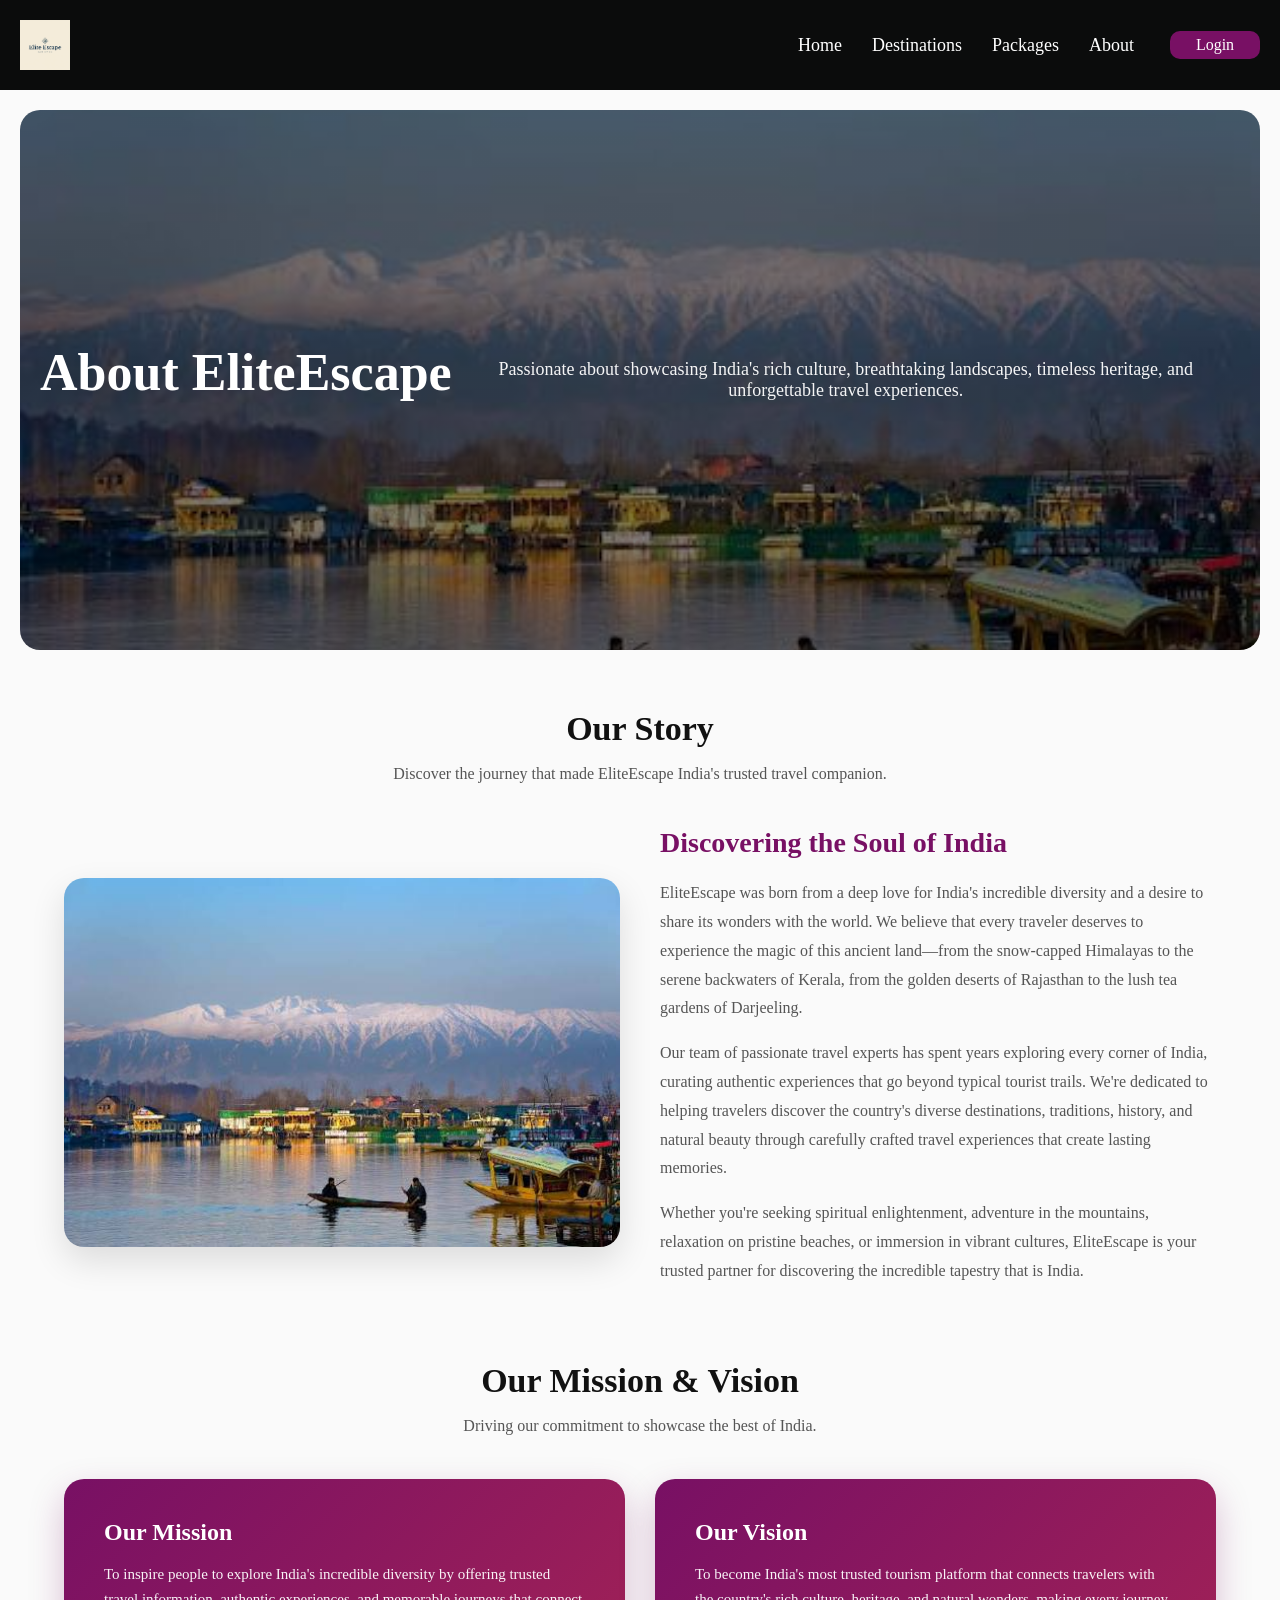
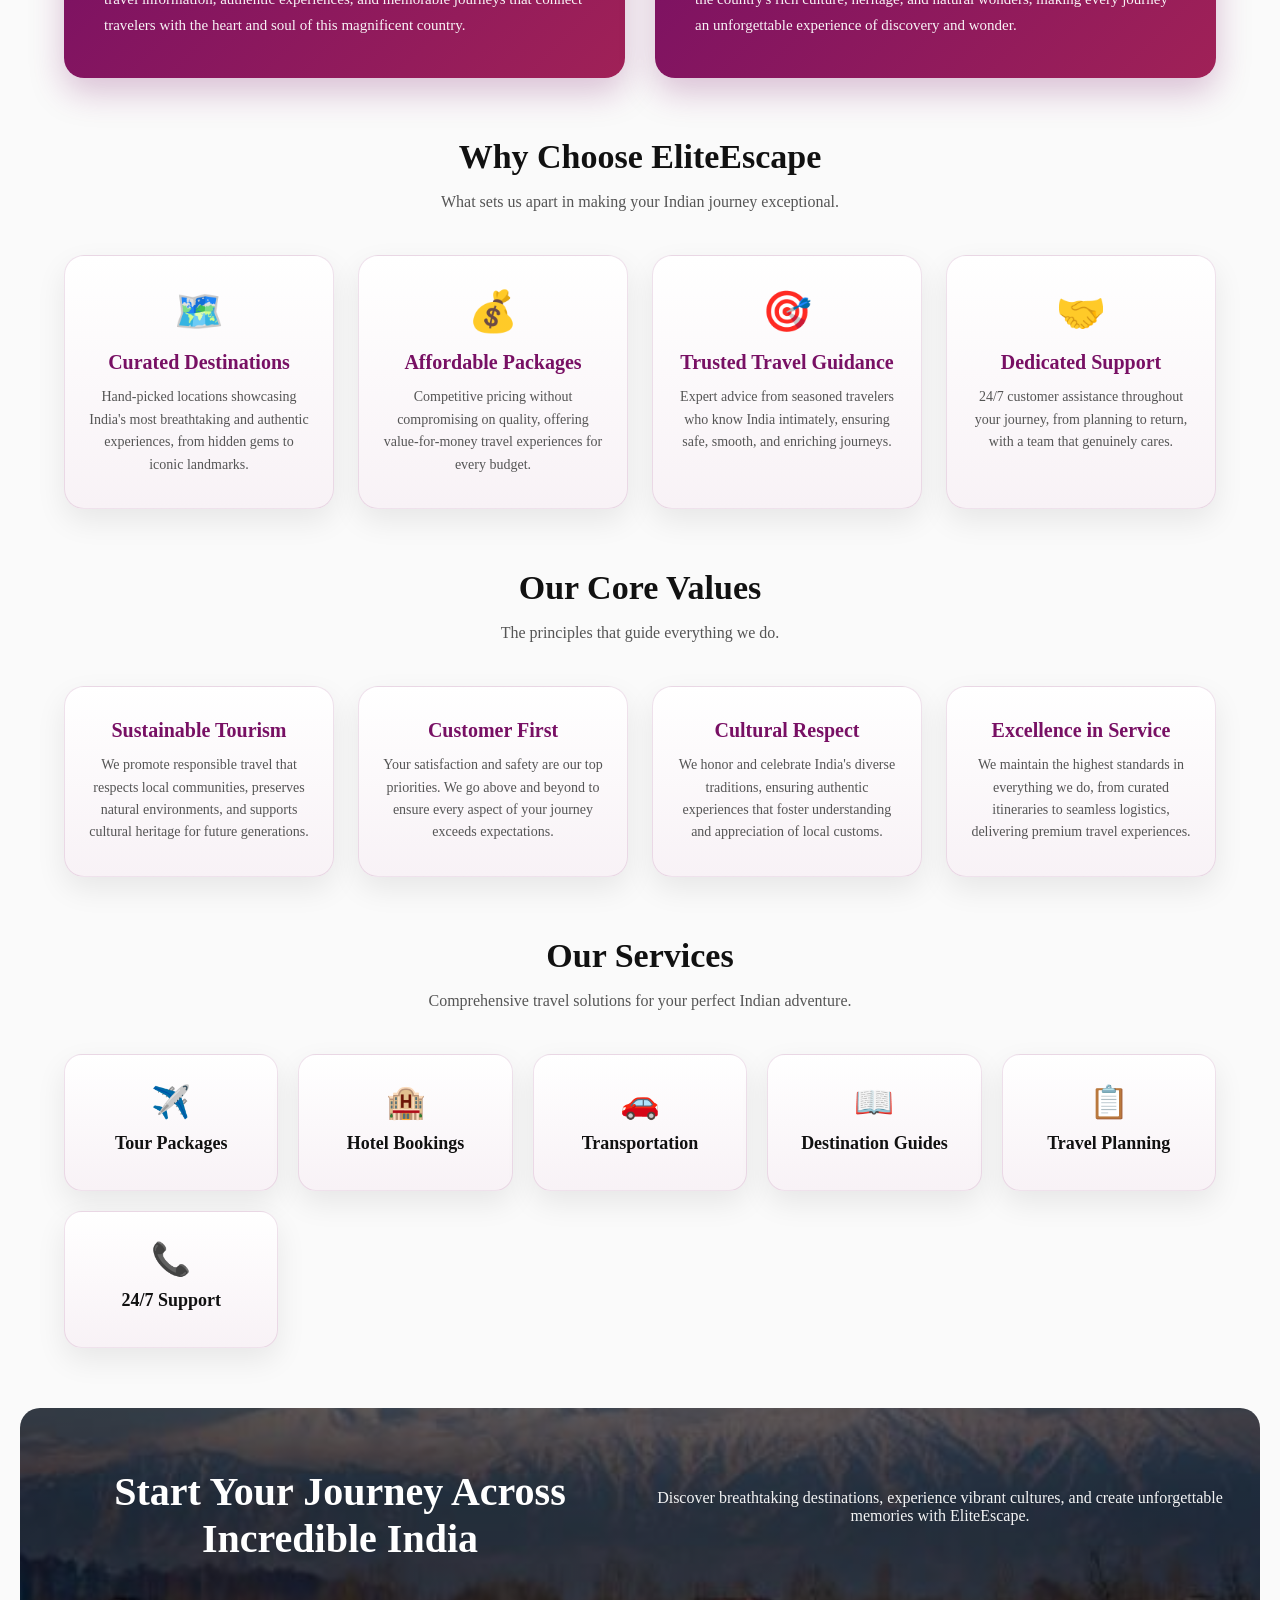
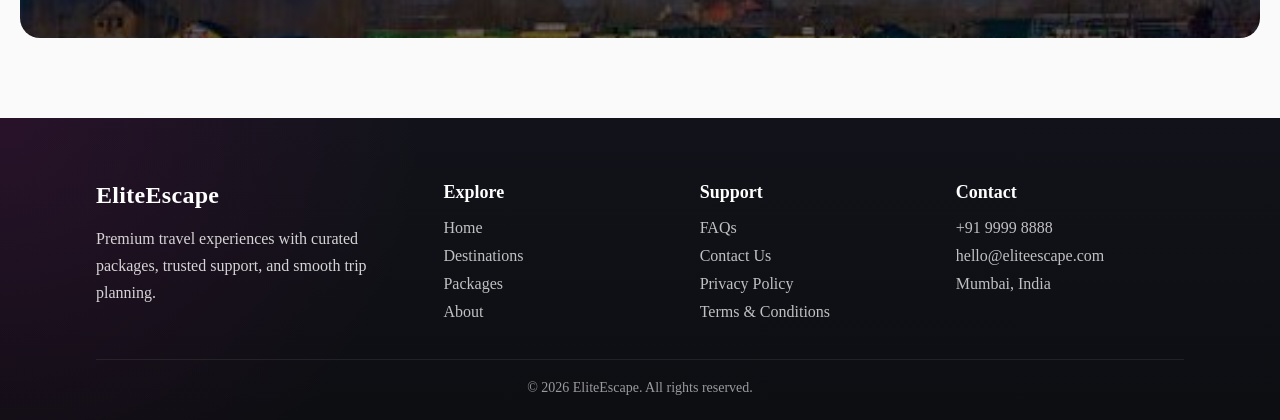
<file: about.html>
<!DOCTYPE html>
<html lang="en">
<head>
    <meta charset="UTF-8">
    <meta name="viewport" content="width=device-width, initial-scale=1.0">
    <title>About Us</title>

    <link rel="icon" type="image/x-icon" href="images/favicon_io/favicon.ico?v=20260623">
    <link rel="icon" type="image/png" sizes="32x32" href="images/favicon_io/favicon-32x32.png?v=20260623">
    <link rel="icon" type="image/png" sizes="16x16" href="images/favicon_io/favicon-16x16.png?v=20260623">
    <link rel="apple-touch-icon" sizes="180x180" href="images/favicon_io/apple-touch-icon.png?v=20260623">


    <link rel="stylesheet" href="./css/about.css">
    <link rel="stylesheet" href="./css/nav.css">
    <link rel="stylesheet" href="./css/footer.css">
    <link rel="stylesheet" href="https://cdnjs.cloudflare.com/ajax/libs/font-awesome/6.7.2/css/all.min.css">
</head>
<body>
    <header>
        <nav>
            <div class="logo">
                <img src="images/logo.png" alt="EliteEscape">
            </div>
            <ul class="nav-links" id="primary-navigation">
                <li><a href="index.html">Home</a></li>
                <li><a href="destinations.html">Destinations</a></li>
                <li><a href="packages.html">Packages</a></li>
                <li><a href="about.html">About</a></li>
            </ul>
            <button class="nav-toggle" type="button" aria-label="Toggle navigation" aria-expanded="false" aria-controls="primary-navigation">
                <span></span>
                <span></span>
                <span></span>
            </button>
            <div class="btns">
                <a class="btn" href="login.html">Login</a>
            </div>
        </nav>
    </header>

    <div class="hero-section">
        <h1>About EliteEscape</h1>
        <p>Passionate about showcasing India's rich culture, breathtaking landscapes, timeless heritage, and unforgettable travel experiences.</p>
    </div>

    <section class="section">
        <div class="section-title">
            <h2>Our Story</h2>
            <p>Discover the journey that made EliteEscape India's trusted travel companion.</p>
        </div>
        <div class="story-section">
            <div class="story-image">
                <img src="images/jk.jpeg" alt="Beautiful Indian landscape">
            </div>
            <div class="story-content">
                <h3>Discovering the Soul of India</h3>
                <p>EliteEscape was born from a deep love for India's incredible diversity and a desire to share its wonders with the world. We believe that every traveler deserves to experience the magic of this ancient land—from the snow-capped Himalayas to the serene backwaters of Kerala, from the golden deserts of Rajasthan to the lush tea gardens of Darjeeling.</p>
                <p>Our team of passionate travel experts has spent years exploring every corner of India, curating authentic experiences that go beyond typical tourist trails. We're dedicated to helping travelers discover the country's diverse destinations, traditions, history, and natural beauty through carefully crafted travel experiences that create lasting memories.</p>
                <p>Whether you're seeking spiritual enlightenment, adventure in the mountains, relaxation on pristine beaches, or immersion in vibrant cultures, EliteEscape is your trusted partner for discovering the incredible tapestry that is India.</p>
            </div>
        </div>
    </section>

    <section class="section">
        <div class="section-title">
            <h2>Our Mission & Vision</h2>
            <p>Driving our commitment to showcase the best of India.</p>
        </div>
        <div class="mission-vision">
            <div class="mv-card">
                <h3>Our Mission</h3>
                <p>To inspire people to explore India's incredible diversity by offering trusted travel information, authentic experiences, and memorable journeys that connect travelers with the heart and soul of this magnificent country.</p>
            </div>
            <div class="mv-card">
                <h3>Our Vision</h3>
                <p>To become India's most trusted tourism platform that connects travelers with the country's rich culture, heritage, and natural wonders, making every journey an unforgettable experience of discovery and wonder.</p>
            </div>
        </div>
    </section>

    <section class="section">
        <div class="section-title">
            <h2>Why Choose EliteEscape</h2>
            <p>What sets us apart in making your Indian journey exceptional.</p>
        </div>
        <div class="features-grid">
            <div class="feature-card">
                <div class="icon">🗺️</div>
                <h3>Curated Destinations</h3>
                <p>Hand-picked locations showcasing India's most breathtaking and authentic experiences, from hidden gems to iconic landmarks.</p>
            </div>
            <div class="feature-card">
                <div class="icon">💰</div>
                <h3>Affordable Packages</h3>
                <p>Competitive pricing without compromising on quality, offering value-for-money travel experiences for every budget.</p>
            </div>
            <div class="feature-card">
                <div class="icon">🎯</div>
                <h3>Trusted Travel Guidance</h3>
                <p>Expert advice from seasoned travelers who know India intimately, ensuring safe, smooth, and enriching journeys.</p>
            </div>
            <div class="feature-card">
                <div class="icon">🤝</div>
                <h3>Dedicated Support</h3>
                <p>24/7 customer assistance throughout your journey, from planning to return, with a team that genuinely cares.</p>
            </div>
        </div>
    </section>

    <section class="section">
        <div class="section-title">
            <h2>Our Core Values</h2>
            <p>The principles that guide everything we do.</p>
        </div>
        <div class="values-grid">
            <div class="value-card">
                <h3>Sustainable Tourism</h3>
                <p>We promote responsible travel that respects local communities, preserves natural environments, and supports cultural heritage for future generations.</p>
            </div>
            <div class="value-card">
                <h3>Customer First</h3>
                <p>Your satisfaction and safety are our top priorities. We go above and beyond to ensure every aspect of your journey exceeds expectations.</p>
            </div>
            <div class="value-card">
                <h3>Cultural Respect</h3>
                <p>We honor and celebrate India's diverse traditions, ensuring authentic experiences that foster understanding and appreciation of local customs.</p>
            </div>
            <div class="value-card">
                <h3>Excellence in Service</h3>
                <p>We maintain the highest standards in everything we do, from curated itineraries to seamless logistics, delivering premium travel experiences.</p>
            </div>
        </div>
    </section>

    <section class="section">
        <div class="section-title">
            <h2>Our Services</h2>
            <p>Comprehensive travel solutions for your perfect Indian adventure.</p>
        </div>
        <div class="services-grid">
            <div class="service-card">
                <div class="icon">✈️</div>
                <h3>Tour Packages</h3>
            </div>
            <div class="service-card">
                <div class="icon">🏨</div>
                <h3>Hotel Bookings</h3>
            </div>
            <div class="service-card">
                <div class="icon">🚗</div>
                <h3>Transportation</h3>
            </div>
            <div class="service-card">
                <div class="icon">📖</div>
                <h3>Destination Guides</h3>
            </div>
            <div class="service-card">
                <div class="icon">📋</div>
                <h3>Travel Planning</h3>
            </div>
            <div class="service-card">
                <div class="icon">📞</div>
                <h3>24/7 Support</h3>
            </div>
        </div>
    </section>

    <div class="cta-section">
        <h2>Start Your Journey Across Incredible India</h2>
        <p>Discover breathtaking destinations, experience vibrant cultures, and create unforgettable memories with EliteEscape.</p>

    </div>

    <footer class="site-footer">
        <div class="footer-grid">
            <div class="footer-brand">
                <div class="footer-logo">EliteEscape</div>
                <p>Premium travel experiences with curated packages, trusted support, and smooth trip planning.</p>
            </div>

            <div class="footer-links">
                <h3>Explore</h3>
                <a href="index.html">Home</a>
                <a href="destinations.html">Destinations</a>
                <a href="packages.html">Packages</a>
                <a href="about.html">About</a>
            </div>

            <div class="footer-links">
                <h3>Support</h3>
                <a href="#">FAQs</a>
                <a href="#">Contact Us</a>
                <a href="#">Privacy Policy</a>
                <a href="#">Terms & Conditions</a>
            </div>

            <div class="footer-links">
                <h3>Contact</h3>
                <a href="tel:+919876543210">+91 9999 8888</a>
                <a href="mailto:hello@eliteescape.com">hello@eliteescape.com</a>
                <a href="#">Mumbai, India</a>
            </div>
        </div>

        <div class="footer-bottom">
            <p>&copy; 2026 EliteEscape. All rights reserved.</p>
        </div>
    </footer>
    <script src="./js/script.js"></script>
</body>
</html>
</file>
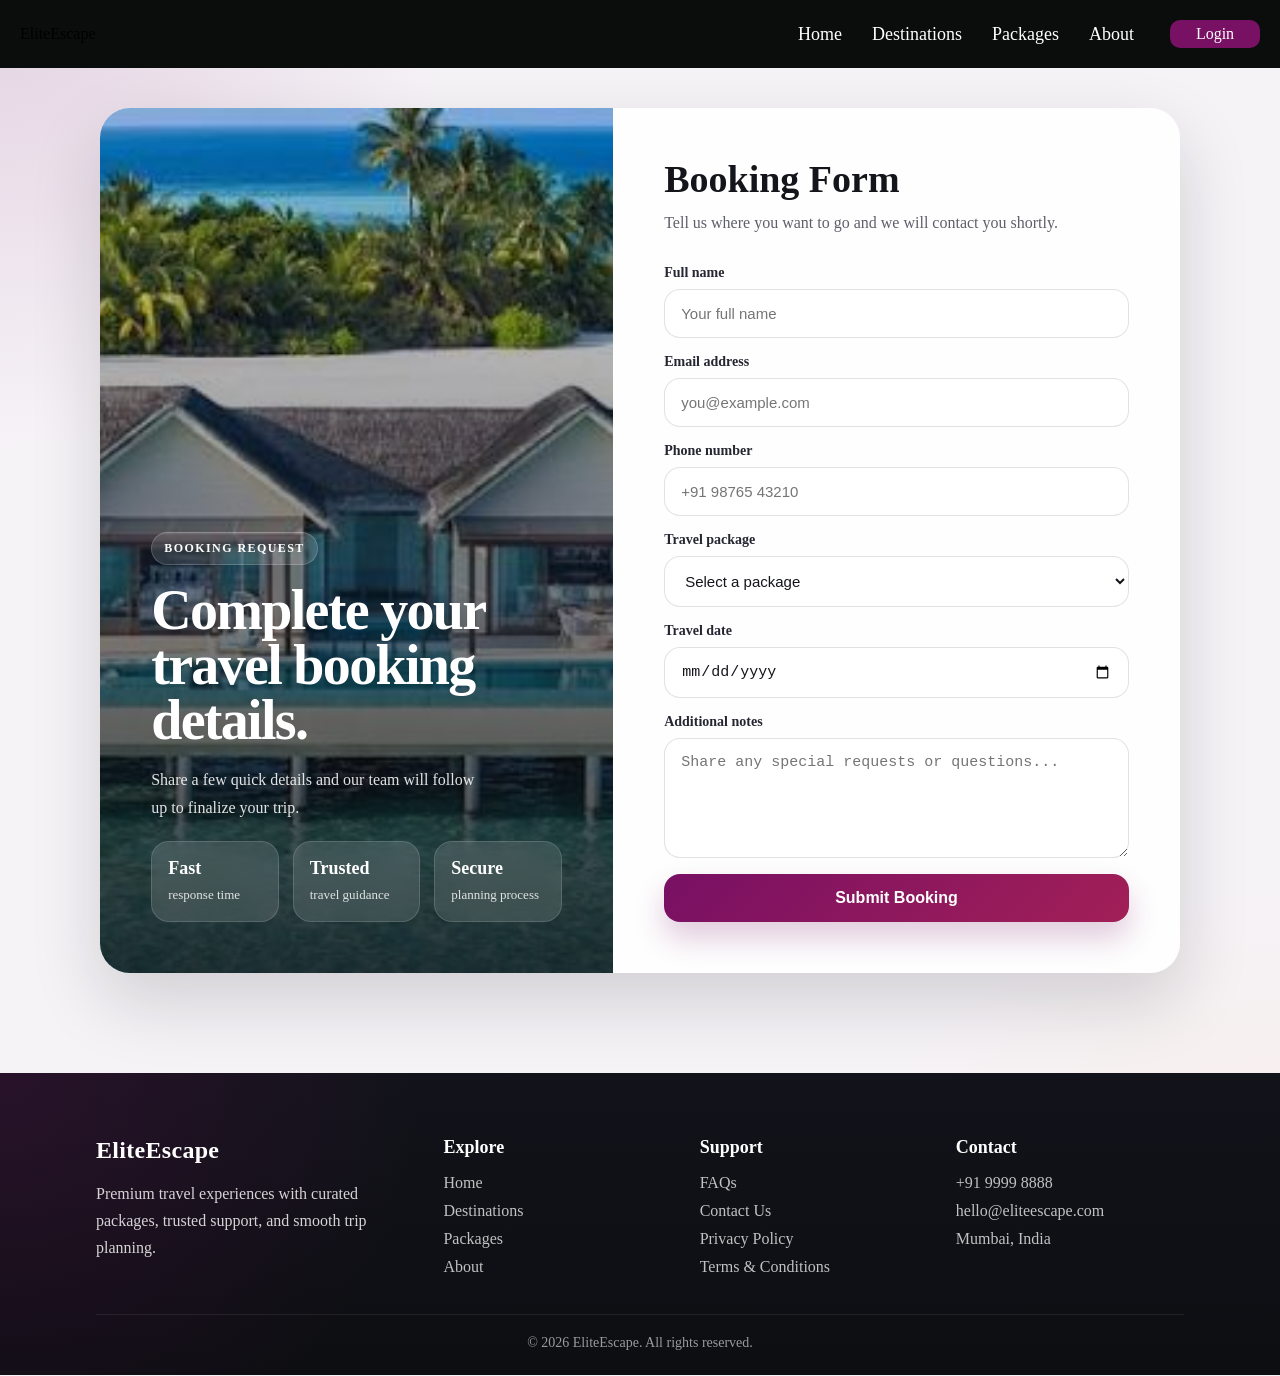
<file: booking.html>
<!DOCTYPE html>
<html lang="en">
<head>
    <meta charset="UTF-8">
    <meta name="viewport" content="width=device-width, initial-scale=1.0">
    <title>Booking | EliteEscape</title>
    <link rel="stylesheet" href="./css/style.css">
    <link rel="stylesheet" href="./css/nav.css">
    <link rel="stylesheet" href="./css/footer.css">

     <link rel="icon" type="image/x-icon" href="images/favicon_io/favicon.ico?v=20260623">
    <link rel="icon" type="image/png" sizes="32x32" href="images/favicon_io/favicon-32x32.png?v=20260623">
    <link rel="icon" type="image/png" sizes="16x16" href="images/favicon_io/favicon-16x16.png?v=20260623">
    <link rel="apple-touch-icon" sizes="180x180" href="images/favicon_io/apple-touch-icon.png?v=20260623">



    <style>
        body {
            background:
                radial-gradient(circle at top left, rgba(120, 16, 100, 0.14), transparent 24%),
                radial-gradient(circle at bottom right, rgba(255, 184, 107, 0.16), transparent 26%),
                #f6f3f7;
        }

        .booking-page {
            padding: 40px 20px 60px;
        }

        .booking-shell {
            width: min(1080px, calc(100% - 20px));
            margin: 0 auto;
            display: grid;
            grid-template-columns: 0.95fr 1.05fr;
            gap: 0;
            overflow: hidden;
            border-radius: 30px;
            box-shadow: 0 28px 70px rgba(17, 18, 26, 0.16);
            background: rgba(255, 255, 255, 0.92);
        }

        .booking-hero,
        .booking-card {
            padding: clamp(28px, 4vw, 56px);
        }

        .booking-hero {
            color: #fff;
            background:
                linear-gradient(180deg, rgba(9, 10, 14, 0.1), rgba(9, 10, 14, 0.82)),
                url("./images/Maldives.jpeg") center/cover;
            display: flex;
            flex-direction: column;
            justify-content: flex-end;
            gap: 18px;
        }

        .booking-label {
            display: inline-flex;
            width: fit-content;
            padding: 8px 12px;
            border-radius: 999px;
            background: rgba(255, 255, 255, 0.14);
            border: 1px solid rgba(255, 255, 255, 0.18);
            font-size: 12px;
            font-weight: 700;
            letter-spacing: 0.12em;
            text-transform: uppercase;
        }

        .booking-hero h1 {
            font-size: clamp(34px, 5vw, 56px);
            line-height: 0.98;
            letter-spacing: -0.03em;
            max-width: 12ch;
        }

        .booking-hero p {
            max-width: 42ch;
            line-height: 1.8;
            color: rgba(255, 255, 255, 0.88);
        }

        .booking-highlights {
            display: grid;
            grid-template-columns: repeat(3, minmax(0, 1fr));
            gap: 14px;
        }

        .booking-highlights div {
            padding: 16px;
            border-radius: 18px;
            background: rgba(255, 255, 255, 0.12);
            border: 1px solid rgba(255, 255, 255, 0.14);
            backdrop-filter: blur(14px);
        }

        .booking-highlights strong {
            display: block;
            margin-bottom: 6px;
            font-size: 18px;
        }

        .booking-highlights span {
            font-size: 13px;
            line-height: 1.5;
            color: rgba(255, 255, 255, 0.84);
        }

        .booking-card h2 {
            font-size: clamp(28px, 3.5vw, 38px);
            line-height: 1.06;
            color: #14151b;
        }

        .booking-card p {
            margin-top: 10px;
            color: #5e5f6a;
            line-height: 1.7;
        }

        .booking-form {
            display: grid;
            gap: 16px;
            margin-top: 28px;
        }

        .booking-form label {
            display: grid;
            gap: 8px;
        }

        .booking-form span {
            font-size: 14px;
            font-weight: 700;
            color: #252631;
        }

        .booking-form input,
        .booking-form select,
        .booking-form textarea {
            width: 100%;
            border: 1px solid rgba(17, 18, 26, 0.12);
            border-radius: 16px;
            padding: 15px 16px;
            font-size: 15px;
            background: #fff;
            color: #14151b;
            outline: none;
        }

        .booking-form textarea {
            min-height: 120px;
            resize: vertical;
        }

        .booking-submit {
            border: none;
            border-radius: 16px;
            padding: 15px 18px;
            font-size: 16px;
            font-weight: 700;
            cursor: pointer;
            color: #fff;
            background: linear-gradient(135deg, rgb(120, 16, 100), rgb(162, 31, 87));
            box-shadow: 0 16px 30px rgba(120, 16, 100, 0.22);
        }

        @media (max-width: 900px) {
            .booking-shell {
                grid-template-columns: 1fr;
            }

            .booking-hero {
                min-height: 380px;
            }
        }

        @media (max-width: 600px) {
            .booking-page {
                padding: 20px 14px 48px;
            }

            .booking-shell {
                width: 100%;
                border-radius: 24px;
            }

            .booking-hero,
            .booking-card {
                padding: 24px;
            }

            .booking-highlights {
                grid-template-columns: 1fr;
            }
        }
    </style>
</head>
<body>
    <header>
        <nav>
            <div class="logo">EliteEscape</div>
            <ul class="nav-links" id="primary-navigation">
                <li><a href="index.html">Home</a></li>
                <li><a href="destinations.html">Destinations</a></li>
                <li><a href="packages.html">Packages</a></li>
                <li><a href="about.html">About</a></li>
            </ul>
            <button class="nav-toggle" type="button" aria-label="Toggle navigation" aria-expanded="false" aria-controls="primary-navigation">
                <span></span>
                <span></span>
                <span></span>
            </button>
            <div class="btns">
                <a class="btn" href="login.html">Login</a>
            </div>
        </nav>
    </header>

    <main class="booking-page">
        <section class="booking-shell">
            <div class="booking-hero">
                <span class="booking-label">Booking Request</span>
                <h1>Complete your travel booking details.</h1>
                <p>Share a few quick details and our team will follow up to finalize your trip.</p>

                <div class="booking-highlights">
                    <div>
                        <strong>Fast</strong>
                        <span>response time</span>
                    </div>
                    <div>
                        <strong>Trusted</strong>
                        <span>travel guidance</span>
                    </div>
                    <div>
                        <strong>Secure</strong>
                        <span>planning process</span>
                    </div>
                </div>
            </div>

            <div class="booking-card">
                <h2>Booking Form</h2>
                <p>Tell us where you want to go and we will contact you shortly.</p>

                <form class="booking-form">
                    <label>
                        <span>Full name</span>
                        <input type="text" name="name" placeholder="Your full name" required>
                    </label>

                    <label>
                        <span>Email address</span>
                        <input type="email" name="email" placeholder="you@example.com" required>
                    </label>

                    <label>
                        <span>Phone number</span>
                        <input type="tel" name="phone" placeholder="+91 98765 43210" required>
                    </label>

                    <label>
                        <span>Travel package</span>
                        <select name="package" required>
                            <option value="">Select a package</option>
                            <option>Kashmir Paradise</option>
                            <option>Kerala Backwaters</option>
                            <option>Rajasthan Royal Tour</option>
                            <option>Himachal Adventure</option>
                            <option>Goa Beach Escape</option>
                            <option>Uttarakhand Spiritual</option>
                            <option>North East Explorer</option>
                            <option>Andaman Islands</option>
                        </select>
                    </label>

                    <label>
                        <span>Travel date</span>
                        <input type="date" name="travel-date" required>
                    </label>

                    <label>
                        <span>Additional notes</span>
                        <textarea name="notes" placeholder="Share any special requests or questions..."></textarea>
                    </label>

                    <button type="submit" class="booking-submit">Submit Booking</button>
                </form>
            </div>
        </section>
    </main>

    <footer class="site-footer">
        <div class="footer-grid">
            <div class="footer-brand">
                <div class="footer-logo">EliteEscape</div>
                <p>Premium travel experiences with curated packages, trusted support, and smooth trip planning.</p>
            </div>

            <div class="footer-links">
                <h3>Explore</h3>
                <a href="index.html">Home</a>
                <a href="destinations.html">Destinations</a>
                <a href="packages.html">Packages</a>
                <a href="about.html">About</a>
            </div>

            <div class="footer-links">
                <h3>Support</h3>
                <a href="#">FAQs</a>
                <a href="#">Contact Us</a>
                <a href="#">Privacy Policy</a>
                <a href="#">Terms & Conditions</a>
            </div>

            <div class="footer-links">
                <h3>Contact</h3>
                <a href="tel:+919876543210">+91 9999 8888</a>
                <a href="mailto:hello@eliteescape.com">hello@eliteescape.com</a>
                <a href="#">Mumbai, India</a>
            </div>
        </div>

        <div class="footer-bottom">
            <p>&copy; 2026 EliteEscape. All rights reserved.</p>
        </div>
    </footer>

    <script src="./js/script.js"></script>
</body>
</html>
</file>
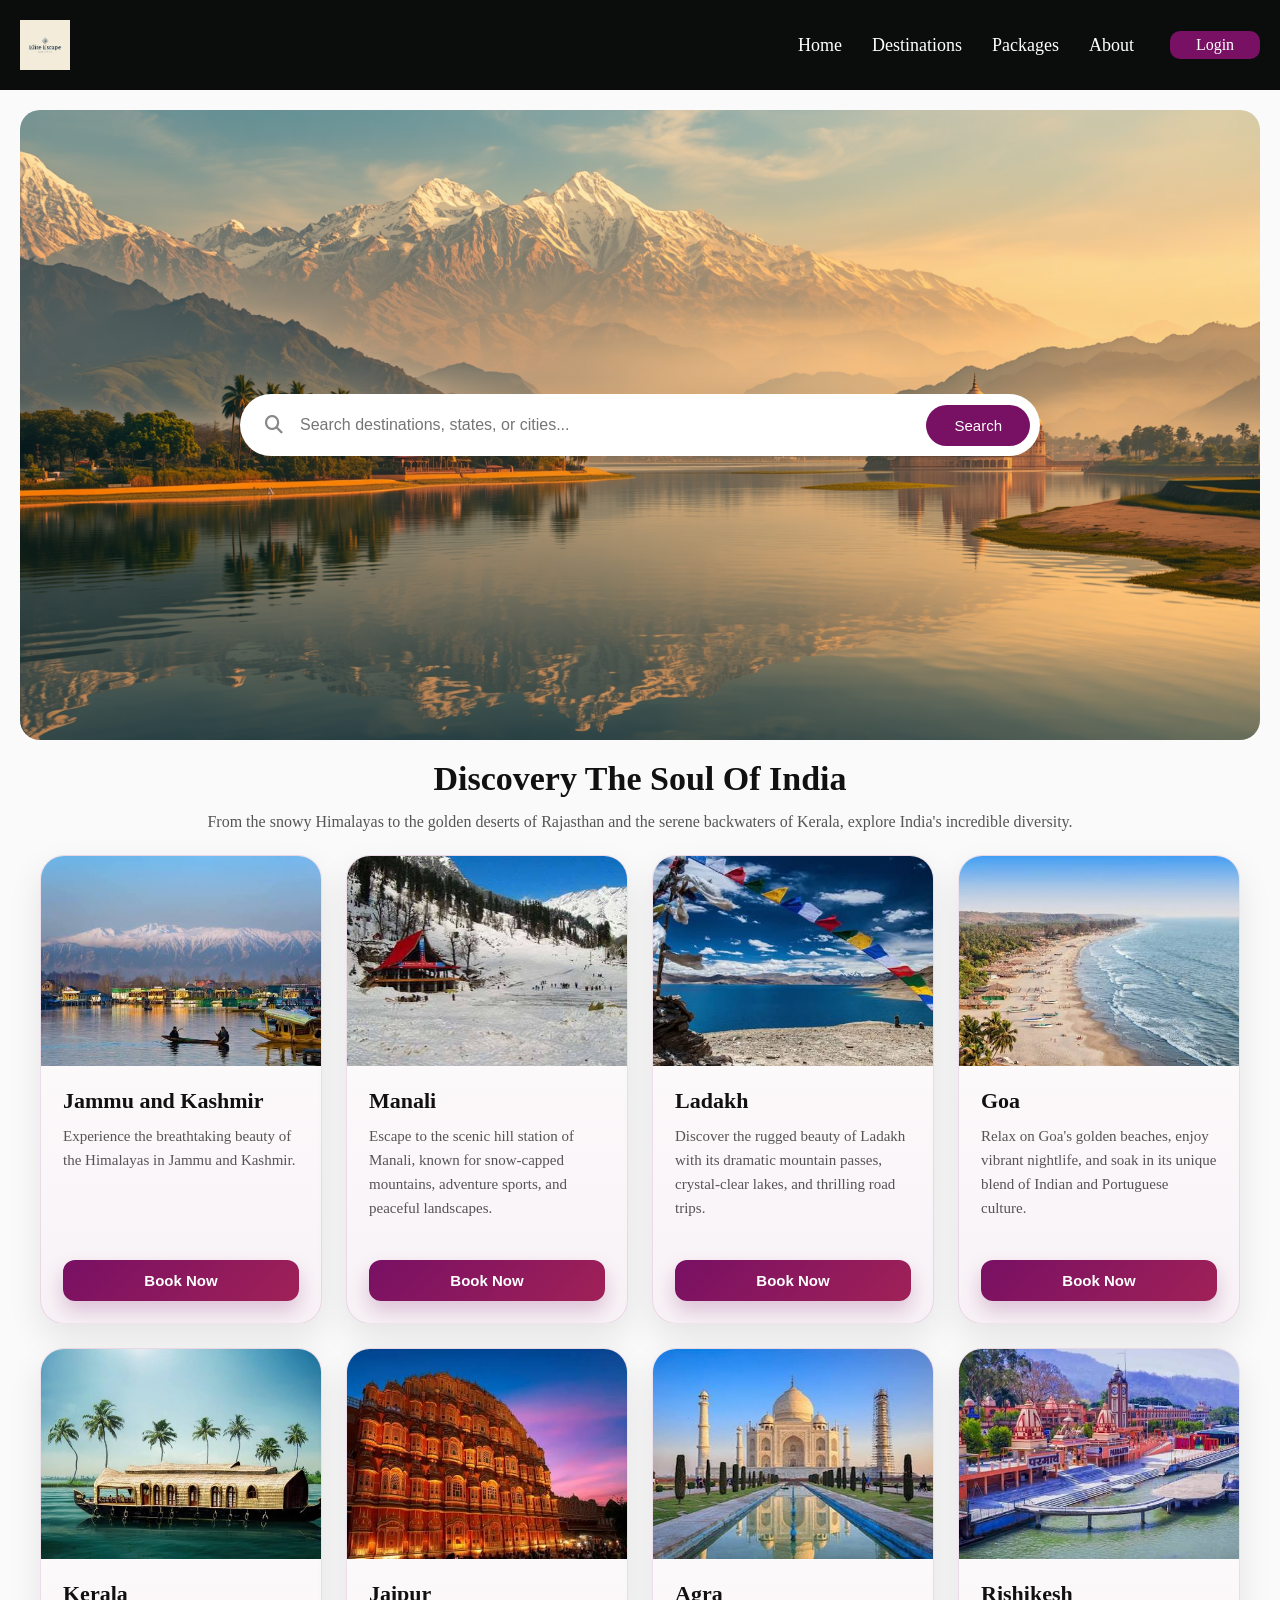
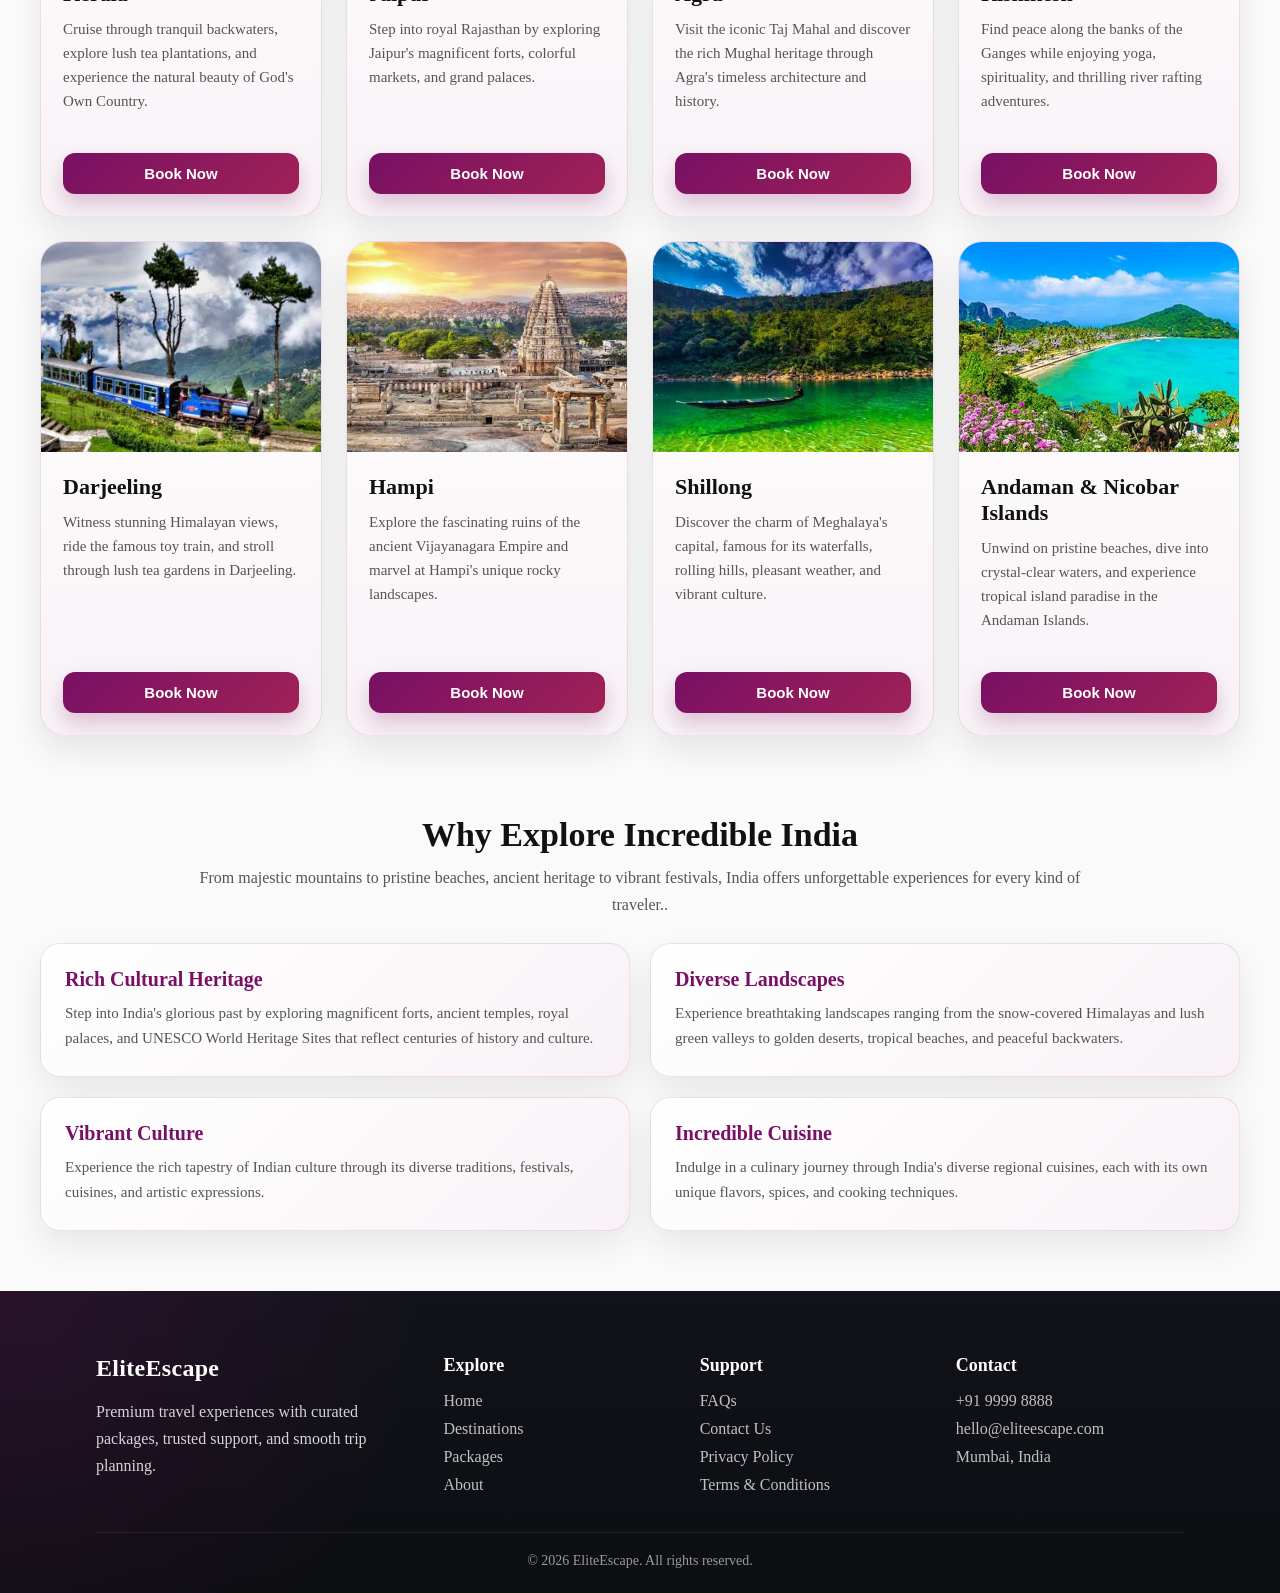
<file: destinations.html>
<!DOCTYPE html>
<html lang="en">
<head>
    <meta charset="UTF-8">
    <meta name="viewport" content="width=device-width, initial-scale=1.0">
    <title>Destinations</title>
    <link rel="stylesheet" href="./css/destinations.css">
    <link rel="stylesheet" href="./css/nav.css">
    <link rel="stylesheet" href="./css/footer.css">    
    <link rel="stylesheet" href="https://cdnjs.cloudflare.com/ajax/libs/font-awesome/6.7.2/css/all.min.css">

     <link rel="icon" type="image/x-icon" href="images/favicon_io/favicon.ico?v=20260623">
    <link rel="icon" type="image/png" sizes="32x32" href="images/favicon_io/favicon-32x32.png?v=20260623">
    <link rel="icon" type="image/png" sizes="16x16" href="images/favicon_io/favicon-16x16.png?v=20260623">
    <link rel="apple-touch-icon" sizes="180x180" href="images/favicon_io/apple-touch-icon.png?v=20260623">


</head>
<body>
    <header>
        <nav>
            <div class="logo">
                <img src="images/logo.png" alt="EliteEscape">
            </div>
            <ul class="nav-links" id="primary-navigation">
                <li><a href="index.html">Home</a></li>
                <li><a href="destinations.html">Destinations</a></li>
                <li><a href="packages.html">Packages</a></li>
                <li><a href="about.html">About</a></li>
            </ul>
            <button class="nav-toggle" type="button" aria-label="Toggle navigation" aria-expanded="false" aria-controls="primary-navigation">
                <span></span>
                <span></span>
                <span></span>
            </button>
            <div class="btns">
                <a class="btn" href="login.html">Login</a>
            </div>

        </nav>
    </header>


    <section class="main">

    <div class="search-container">

        <div class="search-box">

            <i class="fa-solid fa-magnifying-glass"></i>

            <input
                type="text"
                id="searchInput"
                placeholder="Search destinations, states, or cities..."
            >

            <button>Search</button>

        </div>

    </div>

    <div class="heading">
        <h2>Discovery The Soul Of India</h2>
        <p>From the snowy Himalayas to the golden deserts of Rajasthan and the serene backwaters of Kerala, explore India's incredible diversity.</p>
    </div>


    <div class="destination-container">

        <div class="destination-card">
            <img src="images/jk.jpeg" alt="Jammu and Kashmir">
            <div class="destination-info">
                <h3>Jammu and Kashmir</h3>
                <p>Experience the breathtaking beauty of the Himalayas in Jammu and Kashmir.</p>
            </div>
            <button class="book-now">Book Now</button>
        </div>

        <div class="destination-card">
            <img src="images/malani.jpeg" alt="Manali">
            <div class="destination-info">
                <h3>Manali</h3>
                <p>Escape to the scenic hill station of Manali, known for snow-capped mountains, adventure sports, and peaceful landscapes.</p>
            </div>
            <button class="book-now">Book Now</button>
        </div>
        
        <div class="destination-card">
            <img src="images/ladakh.jpeg" alt="Ladakh">
            <div class="destination-info">
                <h3>Ladakh</h3>
                <p>Discover the rugged beauty of Ladakh with its dramatic mountain passes, crystal-clear lakes, and thrilling road trips.</p>
            </div>
            <button class="book-now">Book Now</button>
        </div>

        <div class="destination-card">
            <img src="images/goa.jpeg" alt="Goa">
            <div class="destination-info">
                <h3>Goa</h3>
                <p>Relax on Goa's golden beaches, enjoy vibrant nightlife, and soak in its unique blend of Indian and Portuguese culture.</p>
            </div>
            <button class="book-now">Book Now</button>
        </div>
        <div class="destination-card">
            <img src="images/kerela.jpeg" alt="Kerala">
            <div class="destination-info">
                <h3>Kerala</h3>
                <p>Cruise through tranquil backwaters, explore lush tea plantations, and experience the natural beauty of God's Own Country.</p>
            </div>
            <button class="book-now">Book Now</button>
        </div>
        <div class="destination-card">
            <img src="images/jaipur.jpeg" alt="Jaipur">
            <div class="destination-info">
                <h3>Jaipur</h3>
                <p>Step into royal Rajasthan by exploring Jaipur's magnificent forts, colorful markets, and grand palaces.</p>
            </div>
            <button class="book-now">Book Now</button>
        </div>  
        <div class="destination-card">
            <img src="images/agra.jpeg" alt="Agra">
            <div class="destination-info">
                <h3>Agra</h3>
                <p>Visit the iconic Taj Mahal and discover the rich Mughal heritage through Agra's timeless architecture and history.</p>
            </div>
            <button class="book-now">Book Now</button>
        </div>  
        <div class="destination-card">
            <img src="images/Rishikesh.jpeg" alt="Rishikesh">
            <div class="destination-info">
                <h3>Rishikesh</h3>
                <p>Find peace along the banks of the Ganges while enjoying yoga, spirituality, and thrilling river rafting adventures.</p>
            </div>
            <button class="book-now">Book Now</button>
        </div>  
        <div class="destination-card">
            <img src="images/darjeeling.jpeg" alt="Darjeeling">
            <div class="destination-info">
                <h3>Darjeeling</h3>
                <p>Witness stunning Himalayan views, ride the famous toy train, and stroll through lush tea gardens in Darjeeling.</p>
            </div>
            <button class="book-now">Book Now</button>
        </div>        
        <div class="destination-card">
            <img src="images/hampi.jpeg" alt="Hampi">
            <div class="destination-info">
                <h3>Hampi</h3>
                <p>Explore the fascinating ruins of the ancient Vijayanagara Empire and marvel at Hampi's unique rocky landscapes.</p>
            </div>
            <button class="book-now">Book Now</button>
        </div>  
        <div class="destination-card">
            <img src="images/shillong.jpeg" alt="Shillong">
            <div class="destination-info">
                <h3>Shillong</h3>
                <p>Discover the charm of Meghalaya's capital, famous for its waterfalls, rolling hills, pleasant weather, and vibrant culture.</p>
            </div>
            <button class="book-now">Book Now</button>
        </div>  
        <div class="destination-card">
            <img src="images/andaman.jpeg" alt="Andaman & Nicobar Islands">
            <div class="destination-info">
                <h3>Andaman & Nicobar Islands</h3>
                <p>Unwind on pristine beaches, dive into crystal-clear waters, and experience tropical island paradise in the Andaman Islands.</p>
            </div>
            <button class="book-now">Book Now</button>
        </div>  
    </div>

    <div class="heading">
        <h2>Why Explore Incredible India</h2>
        <p>From majestic mountains to pristine beaches, ancient heritage to vibrant festivals, India offers unforgettable experiences for every kind of traveler..</p>
    </div>

    <div class="explore-container">
        <div class="explore-card">
            <h3>Rich Cultural Heritage</h3>
            <p>Step into India's glorious past by exploring magnificent forts, ancient temples, royal palaces, and UNESCO World Heritage Sites that reflect centuries of history and culture.</p>
        </div>
        <div class="explore-card">
            <h3>Diverse Landscapes</h3>
            <p>Experience breathtaking landscapes ranging from the snow-covered Himalayas and lush green valleys to golden deserts, tropical beaches, and peaceful backwaters.</p>
        </div>
        <div class="explore-card">
            <h3>Vibrant Culture</h3>
            <p>Experience the rich tapestry of Indian culture through its diverse traditions, festivals, cuisines, and artistic expressions.</p>
        </div>
        <div class="explore-card">
            <h3>Incredible Cuisine</h3>
            <p>Indulge in a culinary journey through India's diverse regional cuisines, each with its own unique flavors, spices, and cooking techniques.</p>
        </div>
    </div>




    
    </section>




    <footer class="site-footer">
        <div class="footer-grid">
            <div class="footer-brand">
                <div class="footer-logo">EliteEscape</div>
                <p>Premium travel experiences with curated packages, trusted support, and smooth trip planning.</p>
            </div>

            <div class="footer-links">
                <h3>Explore</h3>
                <a href="index.html">Home</a>
                <a href="destinations.html">Destinations</a>
                <a href="packages.html">Packages</a>
                <a href="about.html">About</a>
            </div>

            <div class="footer-links">
                <h3>Support</h3>
                <a href="#">FAQs</a>
                <a href="#">Contact Us</a>
                <a href="#">Privacy Policy</a>
                <a href="#">Terms & Conditions</a>
            </div>

            <div class="footer-links">
                <h3>Contact</h3>
                <a href="tel:+919876543210">+91 9999 8888</a>
                <a href="mailto:hello@eliteescape.com">hello@eliteescape.com</a>
                <a href="#">Mumbai, India</a>
            </div>
        </div>

        <div class="footer-bottom">
            <p>&copy; 2026 EliteEscape. All rights reserved.</p>
        </div>
    </footer>    
    <script src="./js/script.js"></script>

</body>
</html>
</file>
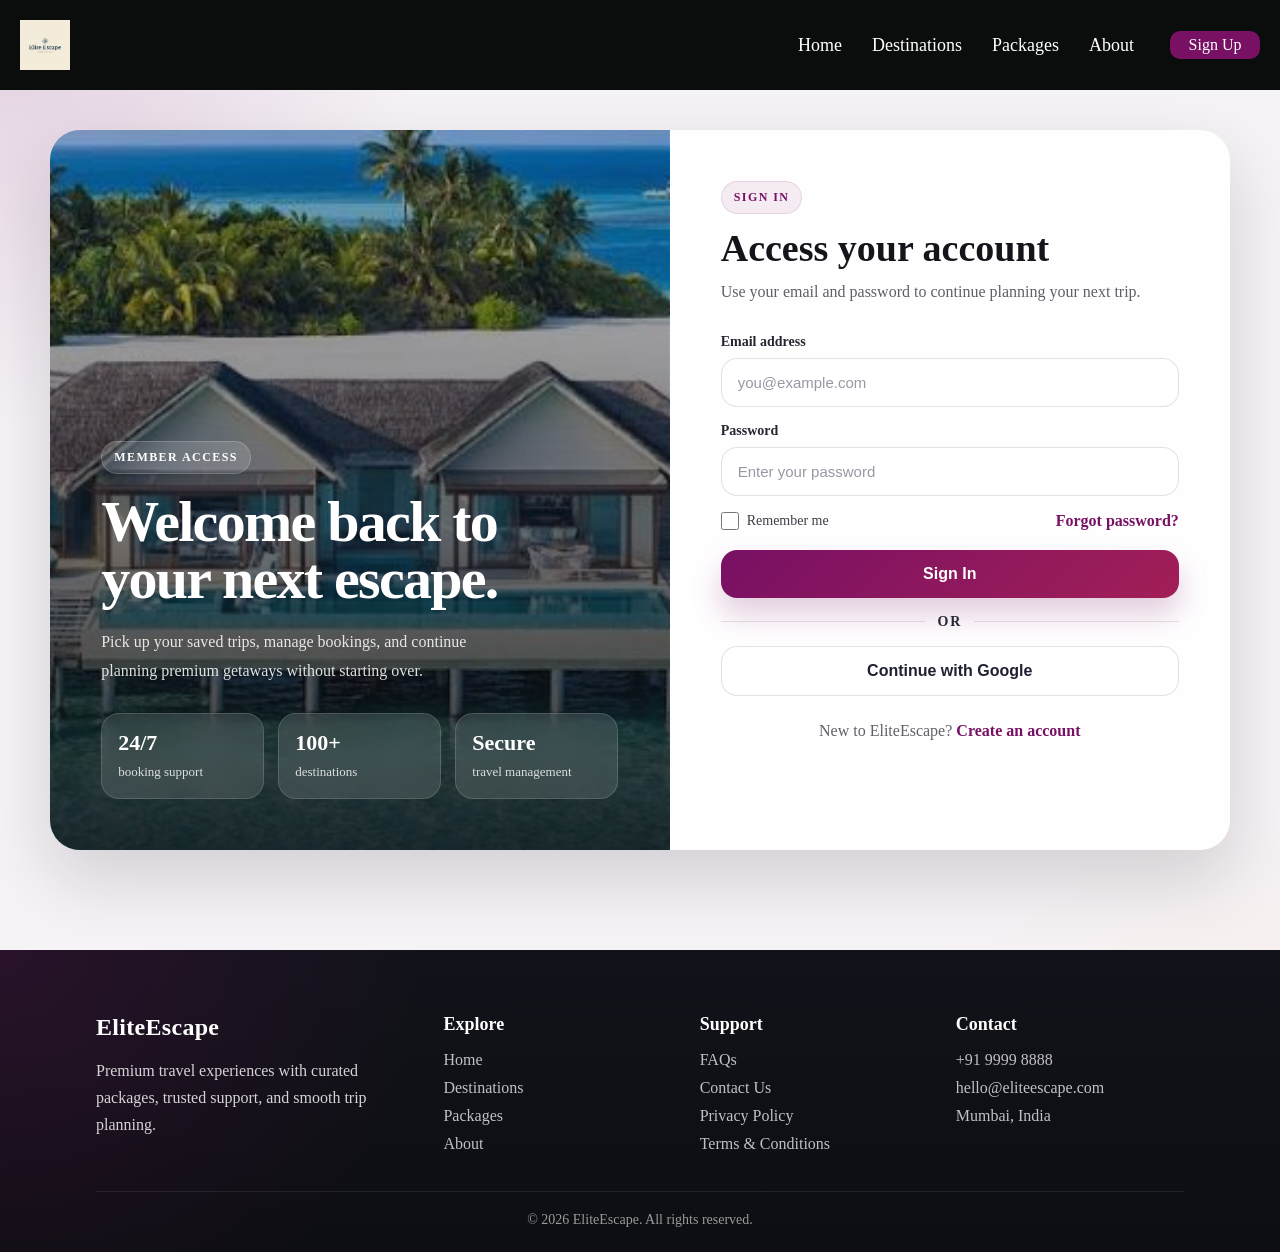
<file: login.html>
<!DOCTYPE html>
<html lang="en">
<head>
	<meta charset="UTF-8">
	<meta name="viewport" content="width=device-width, initial-scale=1.0">
	<title>Login | EliteEscape</title>
	<link rel="stylesheet" href="./css/style.css">
	<link rel="stylesheet" href="./css/nav.css">
	<link rel="stylesheet" href="./css/footer.css">
	<link rel="stylesheet" href="./css/auth.css">

	 <link rel="icon" type="image/x-icon" href="images/favicon_io/favicon.ico?v=20260623">
    <link rel="icon" type="image/png" sizes="32x32" href="images/favicon_io/favicon-32x32.png?v=20260623">
    <link rel="icon" type="image/png" sizes="16x16" href="images/favicon_io/favicon-16x16.png?v=20260623">
    <link rel="apple-touch-icon" sizes="180x180" href="images/favicon_io/apple-touch-icon.png?v=20260623">

</head>
<body>
	<header>
		<nav>
			<div class="logo">
					<img src="images/logo.png" alt="EliteEscape">
			</div>
			<ul class="nav-links" id="primary-navigation">
				<li><a href="index.html">Home</a></li>
				<li><a href="destinations.html">Destinations</a></li>
				<li><a href="packages.html">Packages</a></li>
				<li><a href="about.html">About</a></li>
			</ul>
			<button class="nav-toggle" type="button" aria-label="Toggle navigation" aria-expanded="false" aria-controls="primary-navigation">
				<span></span>
				<span></span>
				<span></span>
			</button>
			<div class="btns">
				<a class="btn" href="signup.html">Sign Up</a>
			</div>
		</nav>
	</header>

	<main class="auth-page">
		<section class="auth-shell auth-shell--login">
			<div class="auth-visual auth-visual--login">
				<span class="auth-label">Member Access</span>
				<h1>Welcome back to your next escape.</h1>
				<p>Pick up your saved trips, manage bookings, and continue planning premium getaways without starting over.</p>

				<div class="auth-points">
					<div>
						<strong>24/7</strong>
						<span>booking support</span>
					</div>
					<div>
						<strong>100+</strong>
						<span>destinations</span>
					</div>
					<div>
						<strong>Secure</strong>
						<span>travel management</span>
					</div>
				</div>
			</div>

			<div class="auth-card">
				<div class="auth-card-header">
					<span class="auth-label auth-label--dark">Sign In</span>
					<h2>Access your account</h2>
					<p>Use your email and password to continue planning your next trip.</p>
				</div>

				<form class="auth-form" id="loginForm">
					<label>
						<span>Email address</span>
						<input type="email" id ="email" name="email" placeholder="you@example.com" required>
					</label>

					<label>
						<span>Password</span>
						<input type="password" id="password" name="password" placeholder="Enter your password" required>
					</label>

					<div class="auth-row">
						<label class="auth-check">
							<input type="checkbox" name="remember">
							<span>Remember me</span>
						</label>
						<a href="#">Forgot password?</a>
					</div>

					<button type="submit" class="auth-submit">Sign In</button>

					<div class="auth-divider">
						<span>or</span>
					</div>

					<button type="button" class="auth-secondary">Continue with Google</button>

					<p class="auth-switch">New to EliteEscape? <a href="signup.html">Create an account</a></p>
				</form>
			</div>
		</section>
	</main>

	<footer class="site-footer">
		<div class="footer-grid">
			<div class="footer-brand">
				<div class="footer-logo">EliteEscape</div>
				<p>Premium travel experiences with curated packages, trusted support, and smooth trip planning.</p>
			</div>

			<div class="footer-links">
				<h3>Explore</h3>
				<a href="index.html">Home</a>
				<a href="destinations.html">Destinations</a>
				<a href="packages.html">Packages</a>
				<a href="about.html">About</a>
			</div>

			<div class="footer-links">
				<h3>Support</h3>
				<a href="#">FAQs</a>
				<a href="#">Contact Us</a>
				<a href="#">Privacy Policy</a>
				<a href="#">Terms & Conditions</a>
			</div>

			<div class="footer-links">
				<h3>Contact</h3>
				<a href="tel:+919876543210">+91 9999 8888</a>
				<a href="mailto:hello@eliteescape.com">hello@eliteescape.com</a>
				<a href="#">Mumbai, India</a>
			</div>
		</div>

		<div class="footer-bottom">
			<p>&copy; 2026 EliteEscape. All rights reserved.</p>
		</div>
	</footer>
	<script src="./js/script.js"></script>
</body>
</html>
</file>
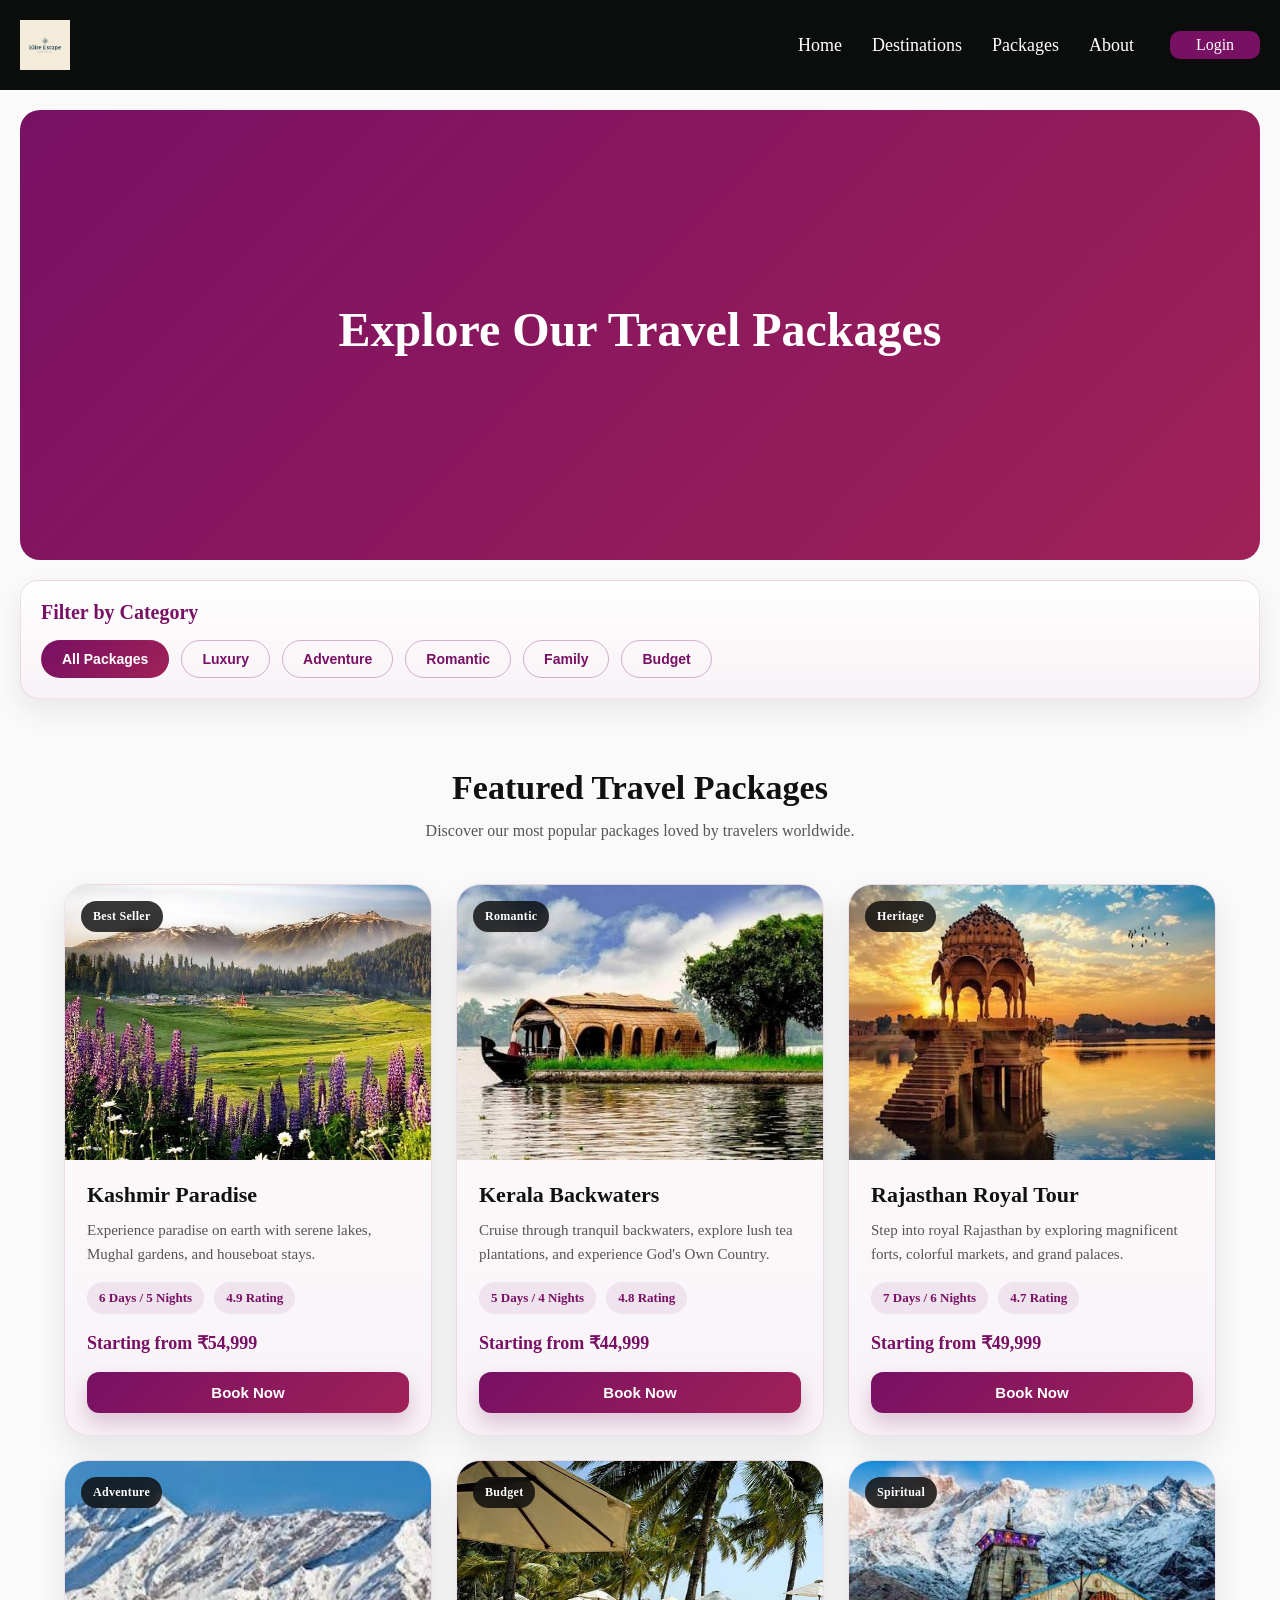
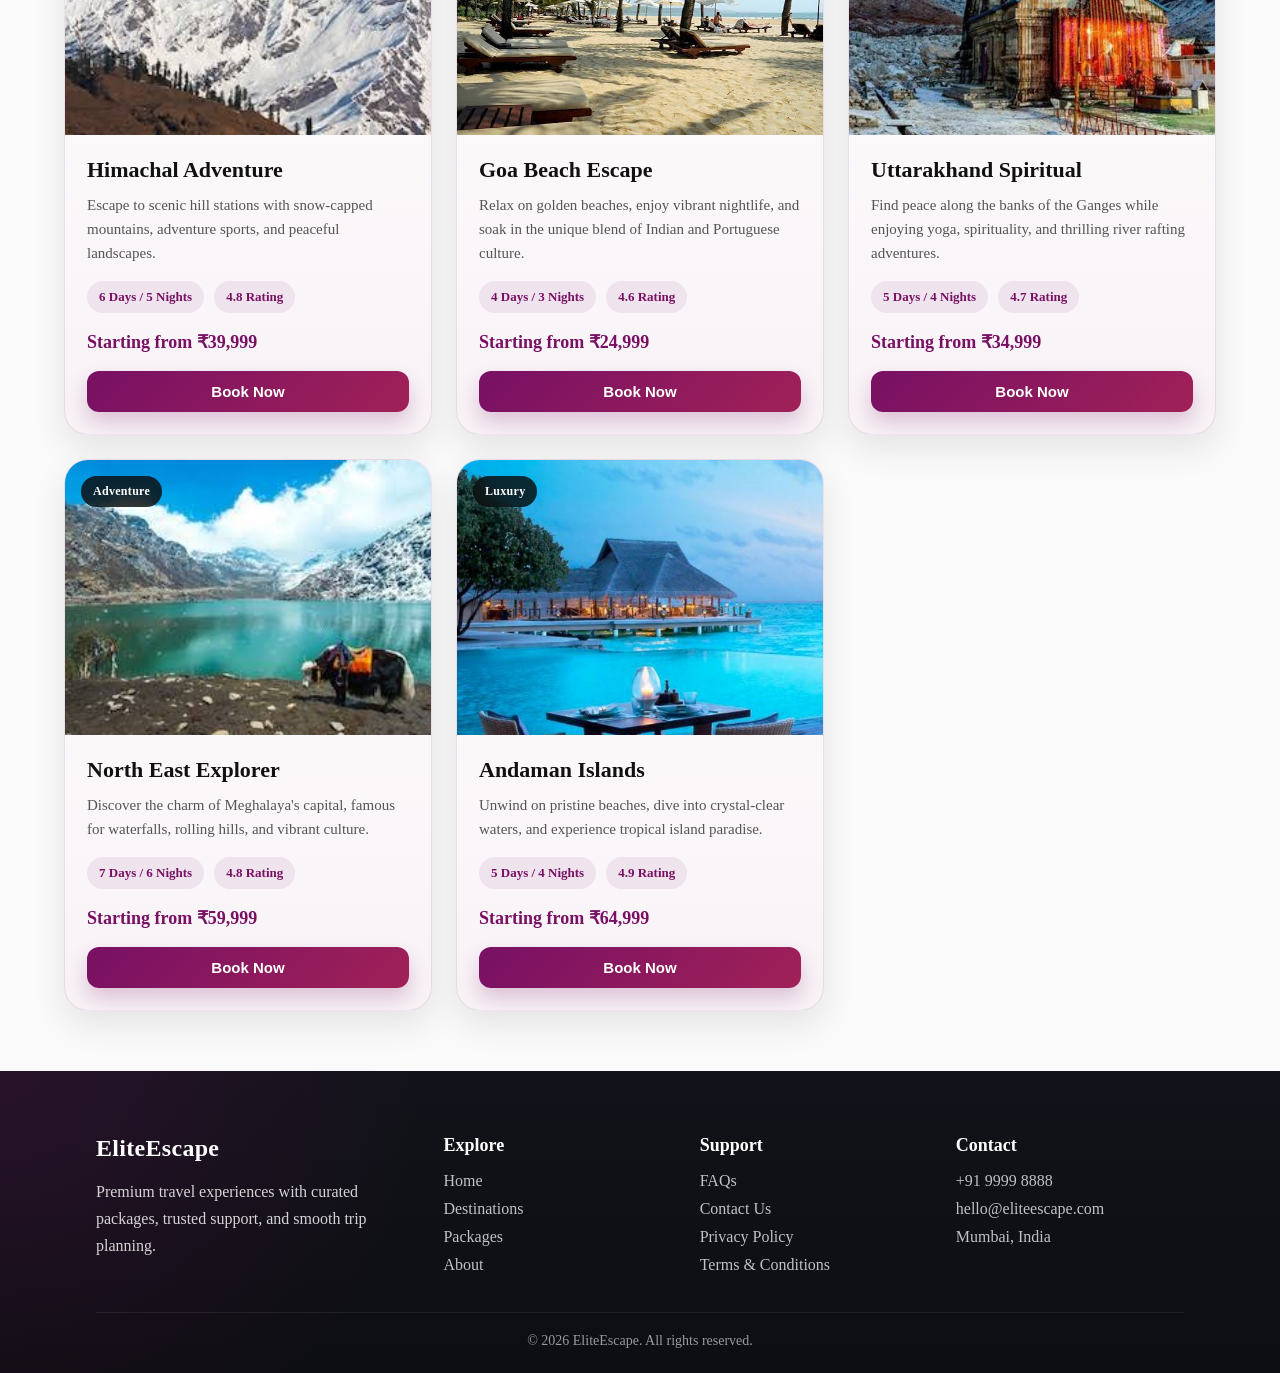
<file: packages.html>
<!DOCTYPE html>
<html lang="en">
<head>
    <meta charset="UTF-8">
    <meta name="viewport" content="width=device-width, initial-scale=1.0">
    <title>Packages</title>
    <link rel="stylesheet" href="./css/packages.css">
    <link rel="stylesheet" href="./css/nav.css">
    <link rel="stylesheet" href="./css/footer.css">    

     <link rel="icon" type="image/x-icon" href="images/favicon_io/favicon.ico?v=20260623">
    <link rel="icon" type="image/png" sizes="32x32" href="images/favicon_io/favicon-32x32.png?v=20260623">
    <link rel="icon" type="image/png" sizes="16x16" href="images/favicon_io/favicon-16x16.png?v=20260623">
    <link rel="apple-touch-icon" sizes="180x180" href="images/favicon_io/apple-touch-icon.png?v=20260623">


</head>
<body>
     <header>
        <nav>
            <div class="logo">
                <img src="images/logo.png" alt="EliteEscape">
            </div>
            <ul class="nav-links" id="primary-navigation">
                <li><a href="index.html">Home</a></li>
                <li><a href="destinations.html">Destinations</a></li>
                <li><a href="packages.html">Packages</a></li>
                <li><a href="about.html">About</a></li>
            </ul>
            <button class="nav-toggle" type="button" aria-label="Toggle navigation" aria-expanded="false" aria-controls="primary-navigation">
                <span></span>
                <span></span>
                <span></span>
            </button>
            <div class="btns">
                <a class="btn" href="login.html">Login</a>
            </div>

        </nav>
    </header>

    <div class="hero-banner">
        <h1>Explore Our Travel Packages</h1>
       
    </div>

    <div class="filter-section">
        <h3>Filter by Category</h3>
        <div class="filter-buttons">
            <button class="filter-btn active">All Packages</button>
            <button class="filter-btn">Luxury</button>
            <button class="filter-btn">Adventure</button>
            <button class="filter-btn">Romantic</button>
            <button class="filter-btn">Family</button>
            <button class="filter-btn">Budget</button>
        </div>
    </div>

    <div class="section-title">
        <h2>Featured Travel Packages</h2>
        <p>Discover our most popular packages loved by travelers worldwide.</p>
    </div>

    <section class="packages">
        <div class="package-container">
            <div class="package-card">
                <div class="package-image-wrap">
                    <img src="images/paradise.jpeg" alt="Kashmir Paradise">
                    <span class="package-badge">Best Seller</span>
                </div>
                <div class="package-content">
                    <h3>Kashmir Paradise</h3>
                    <p class="package-text">Experience paradise on earth with serene lakes, Mughal gardens, and houseboat stays.</p>
                    <div class="package-meta">
                        <span>6 Days / 5 Nights</span>
                        <span>4.9 Rating</span>
                    </div>
                    <p class="price">Starting from ₹54,999</p>
                    <button class="btn">Book Now</button>
                </div>
            </div>

            <div class="package-card">
                <div class="package-image-wrap">
                    <img src="images/backwaters.jpeg" alt="Kerala Backwaters">
                    <span class="package-badge">Romantic</span>
                </div>
                <div class="package-content">
                    <h3>Kerala Backwaters</h3>
                    <p class="package-text">Cruise through tranquil backwaters, explore lush tea plantations, and experience God's Own Country.</p>
                    <div class="package-meta">
                        <span>5 Days / 4 Nights</span>
                        <span>4.8 Rating</span>
                    </div>
                    <p class="price">Starting from ₹44,999</p>
                    <button class="btn">Book Now</button>
                </div>
            </div>

            <div class="package-card">
                <div class="package-image-wrap">
                    <img src="images/rajastan.jpeg" alt="Rajasthan Royal Tour">
                    <span class="package-badge">Heritage</span>
                </div>
                <div class="package-content">
                    <h3>Rajasthan Royal Tour</h3>
                    <p class="package-text">Step into royal Rajasthan by exploring magnificent forts, colorful markets, and grand palaces.</p>
                    <div class="package-meta">
                        <span>7 Days / 6 Nights</span>
                        <span>4.7 Rating</span>
                    </div>
                    <p class="price">Starting from ₹49,999</p>
                    <button class="btn">Book Now</button>
                </div>
            </div>

            <div class="package-card">
                <div class="package-image-wrap">
                    <img src="images/himachal.jpeg" alt="Himachal Adventure">
                    <span class="package-badge">Adventure</span>
                </div>
                <div class="package-content">
                    <h3>Himachal Adventure</h3>
                    <p class="package-text">Escape to scenic hill stations with snow-capped mountains, adventure sports, and peaceful landscapes.</p>
                    <div class="package-meta">
                        <span>6 Days / 5 Nights</span>
                        <span>4.8 Rating</span>
                    </div>
                    <p class="price">Starting from ₹39,999</p>
                    <button class="btn">Book Now</button>
                </div>
            </div>

            <div class="package-card">
                <div class="package-image-wrap">
                    <img src="images/goabeach.jpeg" alt="Goa Beach Escape">
                    <span class="package-badge">Budget</span>
                </div>
                <div class="package-content">
                    <h3>Goa Beach Escape</h3>
                    <p class="package-text">Relax on golden beaches, enjoy vibrant nightlife, and soak in the unique blend of Indian and Portuguese culture.</p>
                    <div class="package-meta">
                        <span>4 Days / 3 Nights</span>
                        <span>4.6 Rating</span>
                    </div>
                    <p class="price">Starting from ₹24,999</p>
                    <button class="btn">Book Now</button>
                </div>
            </div>

            <div class="package-card">
                <div class="package-image-wrap">
                    <img src="images/uk.jpeg" alt="Uttarakhand Spiritual">
                    <span class="package-badge">Spiritual</span>
                </div>
                <div class="package-content">
                    <h3>Uttarakhand Spiritual</h3>
                    <p class="package-text">Find peace along the banks of the Ganges while enjoying yoga, spirituality, and thrilling river rafting adventures.</p>
                    <div class="package-meta">
                        <span>5 Days / 4 Nights</span>
                        <span>4.7 Rating</span>
                    </div>
                    <p class="price">Starting from ₹34,999</p>
                    <button class="btn">Book Now</button>
                </div>
            </div>

            <div class="package-card">
                <div class="package-image-wrap">
                    <img src="images/northeast.jpeg" alt="North East Explorer">
                    <span class="package-badge">Adventure</span>
                </div>
                <div class="package-content">
                    <h3>North East Explorer</h3>
                    <p class="package-text">Discover the charm of Meghalaya's capital, famous for waterfalls, rolling hills, and vibrant culture.</p>
                    <div class="package-meta">
                        <span>7 Days / 6 Nights</span>
                        <span>4.8 Rating</span>
                    </div>
                    <p class="price">Starting from ₹59,999</p>
                    <button class="btn">Book Now</button>
                </div>
            </div>

            <div class="package-card">
                <div class="package-image-wrap">
                    <img src="images/luxury.jpeg" alt="Andaman Islands">
                    <span class="package-badge">Luxury</span>
                </div>
                <div class="package-content">
                    <h3>Andaman Islands</h3>
                    <p class="package-text">Unwind on pristine beaches, dive into crystal-clear waters, and experience tropical island paradise.</p>
                    <div class="package-meta">
                        <span>5 Days / 4 Nights</span>
                        <span>4.9 Rating</span>
                    </div>
                    <p class="price">Starting from ₹64,999</p>
                    <button class="btn">Book Now</button>
                </div>
            </div>
        </div>
    </section>







     <footer class="site-footer">
        <div class="footer-grid">
            <div class="footer-brand">
                <div class="footer-logo">EliteEscape</div>
                <p>Premium travel experiences with curated packages, trusted support, and smooth trip planning.</p>
            </div>

            <div class="footer-links">
                <h3>Explore</h3>
                <a href="index.html">Home</a>
                <a href="destinations.html">Destinations</a>
                <a href="packages.html">Packages</a>
                <a href="about.html">About</a>
            </div>

            <div class="footer-links">
                <h3>Support</h3>
                <a href="#">FAQs</a>
                <a href="#">Contact Us</a>
                <a href="#">Privacy Policy</a>
                <a href="#">Terms & Conditions</a>
            </div>

            <div class="footer-links">
                <h3>Contact</h3>
                <a href="tel:+919876543210">+91 9999 8888</a>
                <a href="mailto:hello@eliteescape.com">hello@eliteescape.com</a>
                <a href="#">Mumbai, India</a>
            </div>
        </div>

        <div class="footer-bottom">
            <p>&copy; 2026 EliteEscape. All rights reserved.</p>
        </div>
    </footer> 
    <script src="./js/script.js"></script>

    
</body>
</html>
</file>
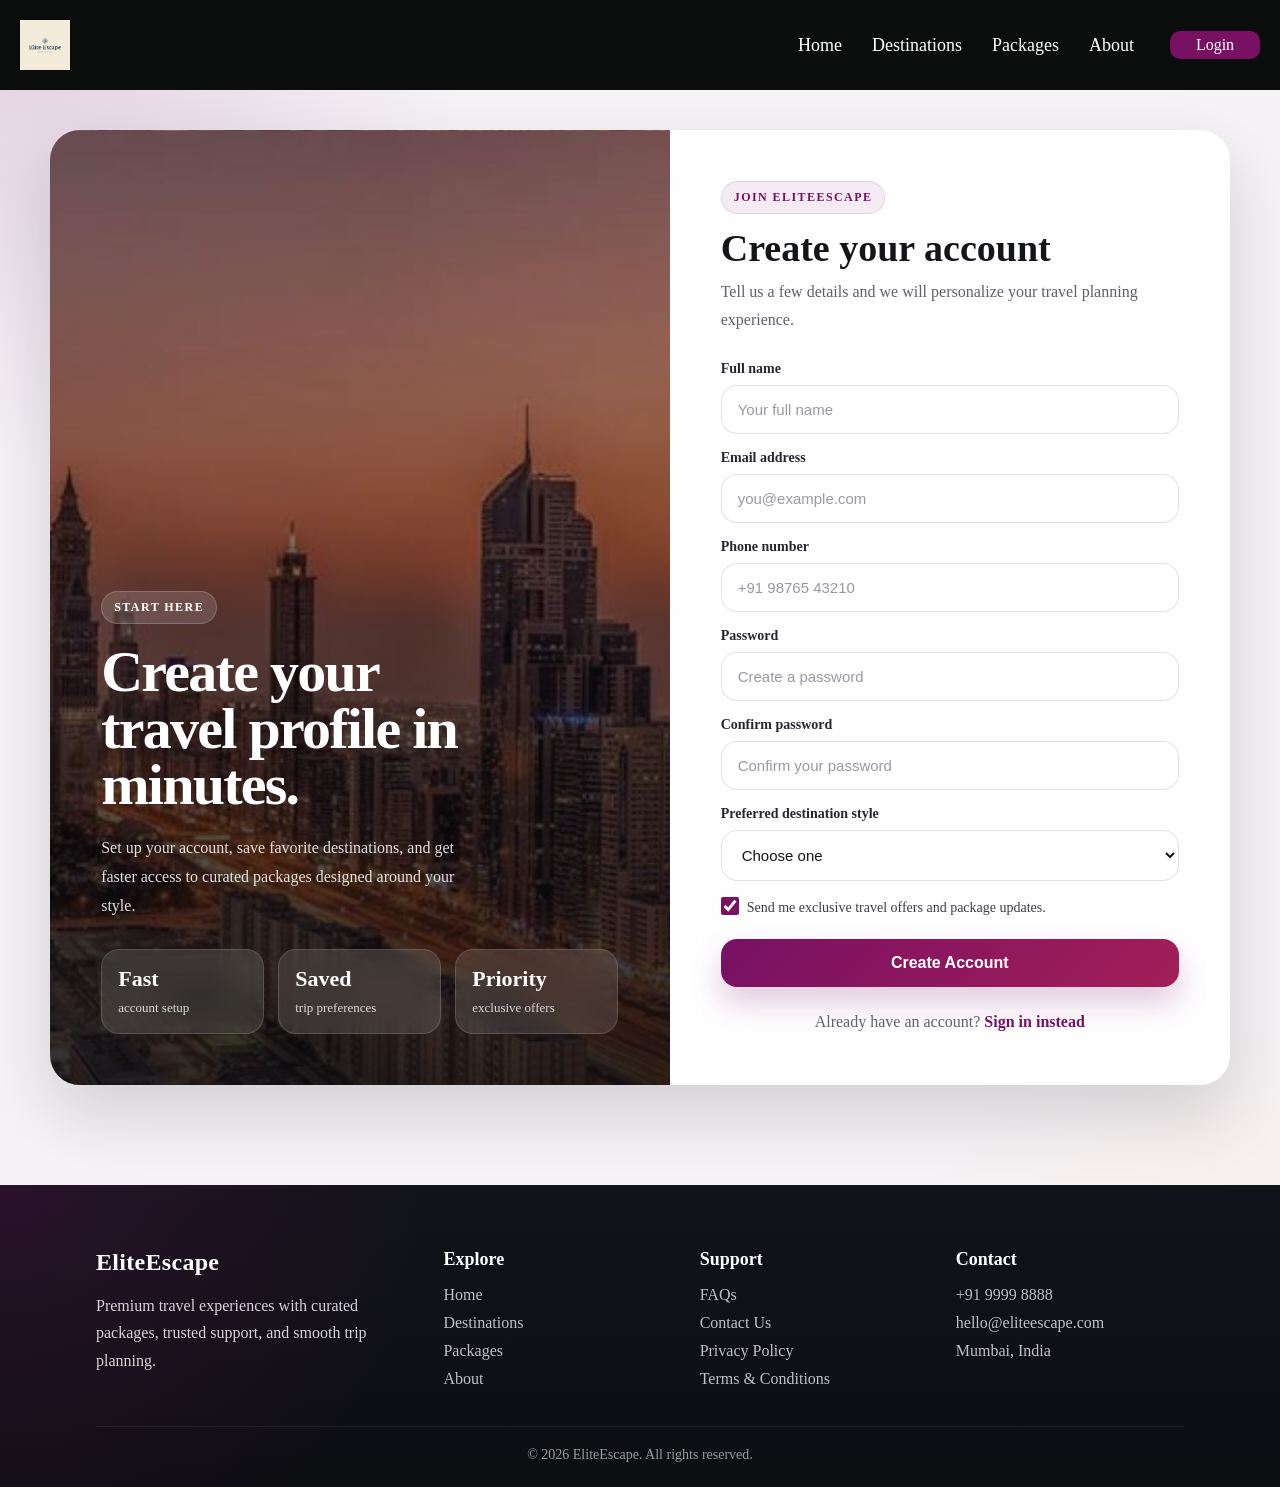
<file: signup.html>
<!DOCTYPE html>
<html lang="en">
<head>
	<meta charset="UTF-8">
	<meta name="viewport" content="width=device-width, initial-scale=1.0">
	<title>Sign Up | EliteEscape</title>
	<link rel="stylesheet" href="./css/style.css">
	<link rel="stylesheet" href="./css/nav.css">
	<link rel="stylesheet" href="./css/footer.css">
	<link rel="stylesheet" href="./css/auth.css">

	 <link rel="icon" type="image/x-icon" href="images/favicon_io/favicon.ico?v=20260623">
    <link rel="icon" type="image/png" sizes="32x32" href="images/favicon_io/favicon-32x32.png?v=20260623">
    <link rel="icon" type="image/png" sizes="16x16" href="images/favicon_io/favicon-16x16.png?v=20260623">
    <link rel="apple-touch-icon" sizes="180x180" href="images/favicon_io/apple-touch-icon.png?v=20260623">

</head>
<body>
	<header>
		<nav>
			<div class="logo">
                <img src="images/logo.png" alt="EliteEscape">
            </div>
			<ul class="nav-links" id="primary-navigation">
				<li><a href="index.html">Home</a></li>
				<li><a href="destinations.html">Destinations</a></li>
				<li><a href="packages.html">Packages</a></li>
				<li><a href="about.html">About</a></li>
			</ul>
			<button class="nav-toggle" type="button" aria-label="Toggle navigation" aria-expanded="false" aria-controls="primary-navigation">
				<span></span>
				<span></span>
				<span></span>
			</button>
			<div class="btns">
				<a class="btn" href="login.html">Login</a>
			</div>
		</nav>
	</header>

	<main class="auth-page">
		<section class="auth-shell auth-shell--signup">
			<div class="auth-visual auth-visual--signup">
				<span class="auth-label">Start Here</span>
				<h1>Create your travel profile in minutes.</h1>
				<p>Set up your account, save favorite destinations, and get faster access to curated packages designed around your style.</p>

				<div class="auth-points">
					<div>
						<strong>Fast</strong>
						<span>account setup</span>
					</div>
					<div>
						<strong>Saved</strong>
						<span>trip preferences</span>
					</div>
					<div>
						<strong>Priority</strong>
						<span>exclusive offers</span>
					</div>
				</div>
			</div>

			<div class="auth-card">
				<div class="auth-card-header">
					<span class="auth-label auth-label--dark">Join EliteEscape</span>
					<h2>Create your account</h2>
					<p>Tell us a few details and we will personalize your travel planning experience.</p>
				</div>

				<form class="auth-form">
					<label>
						<span>Full name</span>
						<input type="text" name="name" placeholder="Your full name" required>
					</label>

					<label>
						<span>Email address</span>
						<input type="email" name="email" placeholder="you@example.com" required>
					</label>

					<label>
						<span>Phone number</span>
						<input type="tel" name="phone" placeholder="+91 98765 43210" required>
					</label>

					<label>
						<span>Password</span>
						<input type="password" name="password" placeholder="Create a password" required>
					</label>

					<label>
						<span>Confirm password</span>
						<input type="password" name="confirm-password" placeholder="Confirm your password" required>
					</label>

					<label>
						<span>Preferred destination style</span>
						<select name="travel-style" required>
							<option value="">Choose one</option>
							<option value="beach">Beach escapes</option>
							<option value="city">City breaks</option>
							<option value="adventure">Adventure trips</option>
							<option value="luxury">Luxury retreats</option>
						</select>
					</label>

					<label class="auth-check auth-check--wide">
						<input type="checkbox" name="offers" checked>
						<span>Send me exclusive travel offers and package updates.</span>
					</label>

					<button type="submit" class="auth-submit">Create Account</button>

					<p class="auth-switch">Already have an account? <a href="login.html">Sign in instead</a></p>
				</form>
			</div>
		</section>
	</main>

	<footer class="site-footer">
		<div class="footer-grid">
			<div class="footer-brand">
				<div class="footer-logo">EliteEscape</div>
				<p>Premium travel experiences with curated packages, trusted support, and smooth trip planning.</p>
			</div>

			<div class="footer-links">
				<h3>Explore</h3>
				<a href="index.html">Home</a>
				<a href="destinations.html">Destinations</a>
				<a href="packages.html">Packages</a>
				<a href="about.html">About</a>
			</div>

			<div class="footer-links">
				<h3>Support</h3>
				<a href="#">FAQs</a>
				<a href="#">Contact Us</a>
				<a href="#">Privacy Policy</a>
				<a href="#">Terms & Conditions</a>
			</div>

			<div class="footer-links">
				<h3>Contact</h3>
				<a href="tel:+919876543210">+91 9999 8888</a>
				<a href="mailto:hello@eliteescape.com">hello@eliteescape.com</a>
				<a href="#">Mumbai, India</a>
			</div>
		</div>

		<div class="footer-bottom">
			<p>&copy; 2026 EliteEscape. All rights reserved.</p>
		</div>
	</footer>
	<script src="./js/script.js"></script>
</body>
</html>
</file>
<file: css/about.css>
*{
    margin: 0;
    padding: 0;
    box-sizing: border-box;
}

body{
    background-color: rgb(250, 250, 250);
}

.hero-section{
    width: calc(100% - 40px);
    height: 60vh;
    margin: 20px auto;
    display: flex;
    justify-content: center;
    align-items: center;
    background: linear-gradient(rgba(0, 0, 0, 0.5), rgba(0, 0, 0, 0.5)), url("../images/jk.jpeg") no-repeat center center/cover;
    border-radius: 20px;
    color: white;
    text-align: center;
    padding: 20px;
}

.hero-section h1{
    font-size: clamp(36px, 5vw, 52px);
    margin-bottom: 16px;
}

.hero-section p{
    font-size: 18px;
    opacity: 0.95;
    max-width: 700px;
    margin: 0 auto;
}

.section{
    width: 90%;
    margin: 60px auto;
}

.section-title{
    text-align: center;
    margin-bottom: 40px;
}

.section-title h2{
    font-size: 34px;
    color: #111;
    margin-bottom: 12px;
}

.section-title p{
    color: #555;
    line-height: 1.7;
    font-size: 16px;
    max-width: 600px;
    margin: 0 auto;
}

.story-section{
    display: grid;
    grid-template-columns: 1fr 1fr;
    gap: 40px;
    align-items: center;
}

.story-image img{
    width: 100%;
    border-radius: 20px;
    box-shadow: 0 14px 34px rgba(0, 0, 0, 0.12);
}

.story-content h3{
    font-size: 28px;
    color: rgb(120, 16, 100);
    margin-bottom: 20px;
}

.story-content p{
    color: #555;
    line-height: 1.8;
    font-size: 16px;
    margin-bottom: 16px;
}

.mission-vision{
    display: grid;
    grid-template-columns: 1fr 1fr;
    gap: 30px;
}

.mv-card{
    background: linear-gradient(135deg, rgb(120, 16, 100), rgb(160, 33, 87));
    border-radius: 20px;
    padding: 40px;
    color: white;
    box-shadow: 0 14px 34px rgba(120, 16, 100, 0.25);
    transition: transform 0.25s ease, box-shadow 0.25s ease;
}

.mv-card:hover{
    transform: translateY(-6px);
    box-shadow: 0 20px 42px rgba(120, 16, 100, 0.35);
}

.mv-card h3{
    font-size: 24px;
    margin-bottom: 16px;
}

.mv-card p{
    line-height: 1.7;
    font-size: 15px;
    opacity: 0.95;
}

.features-grid{
    display: grid;
    grid-template-columns: repeat(auto-fit, minmax(240px, 1fr));
    gap: 24px;
}

.feature-card{
    background: linear-gradient(180deg, #ffffff 0%, #f8f2f6 100%);
    border: 1px solid rgba(120, 16, 100, 0.12);
    border-radius: 20px;
    padding: 32px 24px;
    box-shadow: 0 12px 30px rgba(0, 0, 0, 0.08);
    transition: transform 0.25s ease, box-shadow 0.25s ease, border-color 0.25s ease;
    text-align: center;
}

.feature-card:hover{
    transform: translateY(-6px);
    border-color: rgba(120, 16, 100, 0.28);
    box-shadow: 0 18px 36px rgba(0, 0, 0, 0.12);
}

.feature-card .icon{
    font-size: 40px;
    margin-bottom: 16px;
}

.feature-card h3{
    font-size: 20px;
    color: rgb(120, 16, 100);
    margin-bottom: 12px;
}

.feature-card p{
    color: #555;
    line-height: 1.6;
    font-size: 14px;
}

.values-grid{
    display: grid;
    grid-template-columns: repeat(auto-fit, minmax(240px, 1fr));
    gap: 24px;
}

.value-card{
    background: linear-gradient(180deg, #ffffff 0%, #f8f2f6 100%);
    border: 1px solid rgba(120, 16, 100, 0.12);
    border-radius: 20px;
    padding: 32px 24px;
    box-shadow: 0 12px 30px rgba(0, 0, 0, 0.08);
    transition: transform 0.25s ease, box-shadow 0.25s ease, border-color 0.25s ease;
    text-align: center;
}

.value-card:hover{
    transform: translateY(-6px);
    border-color: rgba(120, 16, 100, 0.28);
    box-shadow: 0 18px 36px rgba(0, 0, 0, 0.12);
}

.value-card h3{
    font-size: 20px;
    color: rgb(120, 16, 100);
    margin-bottom: 12px;
}

.value-card p{
    color: #555;
    line-height: 1.6;
    font-size: 14px;
}

.services-grid{
    display: grid;
    grid-template-columns: repeat(auto-fit, minmax(200px, 1fr));
    gap: 20px;
}

.service-card{
    background: linear-gradient(180deg, #ffffff 0%, #f8f2f6 100%);
    border: 1px solid rgba(120, 16, 100, 0.12);
    border-radius: 18px;
    padding: 28px 20px;
    box-shadow: 0 12px 30px rgba(0, 0, 0, 0.08);
    transition: transform 0.25s ease, box-shadow 0.25s ease, border-color 0.25s ease;
    text-align: center;
}

.service-card:hover{
    transform: translateY(-6px);
    border-color: rgba(120, 16, 100, 0.28);
    box-shadow: 0 18px 36px rgba(0, 0, 0, 0.12);
}

.service-card .icon{
    font-size: 32px;
    margin-bottom: 12px;
}

.service-card h3{
    font-size: 18px;
    color: #111;
    margin-bottom: 8px;
}

.cta-section{
    width: calc(100% - 40px);
    margin: 60px auto 80px;
    display: flex;
    justify-content: center;
    align-items: center;
    background: linear-gradient(rgba(0, 0, 0, 0.6), rgba(0, 0, 0, 0.6)), url("../images/jk.jpeg") no-repeat center center/cover;
    border-radius: 20px;
    color: white;
    text-align: center;
    padding: 60px 20px;
}

.cta-section h2{
    font-size: clamp(28px, 4vw, 40px);
    margin-bottom: 16px;
}

.cta-section p{
    font-size: 16px;
    opacity: 0.95;
    max-width: 600px;
    margin: 0 auto 32px;
}

.cta-buttons{
    display: flex;
    gap: 16px;
    justify-content: center;
    flex-wrap: wrap;
}

.cta-buttons .btn{
    padding: 14px 28px;
    border: none;
    border-radius: 12px;
    font-size: 16px;
    font-weight: 700;
    cursor: pointer;
    transition: transform 0.2s ease, filter 0.2s ease;
}

.cta-buttons .btn-primary{
    background: linear-gradient(135deg, rgb(120, 16, 100), rgb(160, 33, 87));
    color: white;
    box-shadow: 0 10px 20px rgba(120, 16, 100, 0.22);
}

.cta-buttons .btn-primary:hover{
    transform: translateY(-2px);
    filter: brightness(1.05);
}

.cta-buttons .btn-secondary{
    background: transparent;
    border: 2px solid white;
    color: white;
}

.cta-buttons .btn-secondary:hover{
    background: rgba(255, 255, 255, 0.1);
}

@media (max-width: 768px){
    .hero-section{
        height: 50vh;
    }

    .story-section{
        grid-template-columns: 1fr;
    }

    .story-image{
        order: -1;
    }

    .mission-vision{
        grid-template-columns: 1fr;
    }

    .section-title h2{
        font-size: 28px;
    }

    .cta-section{
        padding: 40px 20px;
    }

    .cta-buttons{
        flex-direction: column;
        align-items: center;
    }

    .cta-buttons .btn{
        width: 100%;
        max-width: 280px;
    }
}

@media (max-width: 600px){
    .section{
        width: calc(100% - 24px);
        margin: 40px auto;
    }

    .hero-section{
        width: calc(100% - 24px);
        min-height: 420px;
    }

    .hero-section p,
    .section-title p,
    .story-content p,
    .mv-card p{
        font-size: 15px;
    }

    .mv-card,
    .feature-card,
    .value-card,
    .service-card{
        padding-left: 18px;
        padding-right: 18px;
    }

    .cta-section{
        width: calc(100% - 24px);
        padding: 42px 18px;
        margin: 40px auto 60px;
    }

    .cta-buttons{
        flex-direction: column;
        align-items: stretch;
    }

    .cta-buttons .btn{
        width: 100%;
        max-width: none;
    }
}
</file>
<file: css/nav.css>
*{
    margin: 0;
    padding: 0;
    box-sizing: border-box;
}
nav{
    background-color: rgb(11, 12, 12);
    display: flex;
    align-items: center;
    padding:20px;
    gap: 16px;
    position: relative;
}

.logo{
    display: flex;
    align-items: center;
}

.logo img{
    height: 50px;
    width: auto;
    max-width: 150px;
    object-fit: contain;
}

.nav-links{
    display: flex;
    justify-content: flex-end;
    gap: 30px;
    margin-left: auto;
    list-style: none;
    /* align-items: center; */
    
}

.btns{
    margin-left: 20px;
}

.nav-links li a{
    text-decoration: none;
    color: white;
    font-size: 18px;
    /* font-weight: bold; */
}
.btn{
    padding:5px;
    background-color: rgb(120, 16, 100);
    color: white;
    border: none;
    cursor: pointer;
    border-radius: 10px;
    font-size: 16px;
    width: 90px;
    display: inline-flex;
    align-items: center;
    justify-content: center;
    text-decoration: none;
}

.nav-toggle{
    display: none;
    margin-left: auto;
    width: 44px;
    height: 44px;
    border: 1px solid rgba(255, 255, 255, 0.14);
    border-radius: 12px;
    background: rgba(255, 255, 255, 0.06);
    cursor: pointer;
    align-items: center;
    justify-content: center;
    flex-direction: column;
    gap: 5px;
}

.nav-toggle span{
    display: block;
    width: 20px;
    height: 2px;
    border-radius: 999px;
    background: #fff;
    transition: transform 0.2s ease, opacity 0.2s ease;
}

@media (max-width: 768px){
    nav{
        flex-wrap: wrap;
        align-items: center;
    }

    .nav-toggle{
        display: inline-flex;
    }

    .nav-links,
    .btns{
        width: 100%;
    }

    .nav-links{
        display: none;
        margin: 0;
        padding-top: 12px;
        flex-direction: column;
        gap: 14px;
    }

    .btns{
        display: none;
        margin-left: 0;
        padding-top: 8px;
    }

    nav.nav-open .nav-links,
    nav.nav-open .btns{
        display: flex;
    }

    .nav-links li a{
        display: block;
        padding: 8px 0;
        font-size: 17px;
    }

    .btns .btn{
        width: 100%;
    }
}
</file>
<file: css/footer.css>
*{
    margin: 0;
    padding: 0;
    box-sizing: border-box;
}
.site-footer{
    background:
        radial-gradient(circle at top left, rgba(120, 16, 100, 0.22), transparent 32%),
        linear-gradient(180deg, #12131a 0%, #0d0e12 100%);
    color: rgba(255, 255, 255, 0.82);
    margin-top: 40px;
    padding: 64px 7.5% 24px;
}

.footer-grid{
    display: grid;
    grid-template-columns: 1.4fr 1fr 1fr 1fr;
    gap: 28px;
    padding-bottom: 28px;
    border-bottom: 1px solid rgba(255, 255, 255, 0.08);
}

.footer-logo{
    display: inline-block;
    margin-bottom: 16px;
    font-size: 24px;
    font-weight: 800;
    color: #fff;
    letter-spacing: 0.3px;
}

.footer-brand p{
    line-height: 1.7;
    max-width: 340px;
}

.footer-links h3{
    color: #fff;
    margin-bottom: 16px;
    font-size: 18px;
}

.footer-links a{
    display: block;
    color: rgba(255, 255, 255, 0.74);
    text-decoration: none;
    margin-bottom: 10px;
    transition: color 0.2s ease, transform 0.2s ease;
}

.footer-links a:hover{
    color: #fff;
    transform: translateX(4px);
}

.footer-bottom{
    text-align: center;
    padding-top: 20px;
    font-size: 14px;
    color: rgba(255, 255, 255, 0.58);
}

@media (max-width: 900px){
    .footer-grid{
        grid-template-columns: repeat(2, minmax(0, 1fr));
    }
}

@media (max-width: 600px){
    .site-footer{
        padding: 48px 20px 20px;
    }

    .footer-grid{
        grid-template-columns: 1fr;
    }
}
</file>
<file: css/style.css>
*{
    margin: 0;
    padding: 0;
    box-sizing: border-box;
}
body{
    background-color: rgb(250, 250, 250);
}

.btn{
    padding:5px;
    background-color: rgb(120, 16, 100);
    color: white;
    border: none;
    cursor: pointer;
    border-radius: 10px;
    font-size: 16px;
    width: 90px;
}

.hero{
    display: flex;
    height: 80vh;
    background:url("hero.png") no-repeat center center/cover;
    padding: 20px;
    margin: 50px;
    border-radius: 20px;
    color: white;
    justify-content: center;
    align-items: center;
}

.hero h2{
    font-size: 40px;
}
.explore-section{
    padding: 20px 20px 40px;
}

.explore-container{
    display: grid;
    grid-template-columns: 1.2fr 0.8fr;
    gap: 24px;
    background: linear-gradient(135deg, rgb(120, 16, 100), rgb(160, 33, 87));
    border-radius: 28px;
    padding: 36px;
    margin: 0 20px;
    color: #fff;
    box-shadow: 0 20px 45px rgba(120, 16, 100, 0.22);
}

.explore-content h2{
    font-size: clamp(24px, 3vw, 36px);
    margin-bottom: 12px;
    line-height: 1.2;
}

.explore-label{
    display: inline-block;
    margin-bottom: 12px;
    padding: 7px 12px;
    border-radius: 999px;
    background: rgba(255, 255, 255, 0.16);
    font-size: 13px;
    font-weight: 700;
    letter-spacing: 1px;
    text-transform: uppercase;
}

.explore-content p{
    font-size: 16px;
    line-height: 1.7;
    color: rgba(255, 255, 255, 0.92);
}

.explore-actions{
    display: flex;
    flex-wrap: wrap;
    gap: 12px;
    margin-top: 20px;
}

.explore-actions .btn{
    width: auto;
    padding: 12px 16px;
    text-decoration: none;
    display: inline-flex;
    align-items: center;
    justify-content: center;
}

.btn-outline{
    background: transparent;
    border: 1px solid #fff;
}

.explore-grid{
    display: grid;
    grid-template-columns: repeat(2, minmax(0, 1fr));
    gap: 14px;
}

.explore-item{
    background: rgba(255, 255, 255, 0.16);
    border: 1px solid rgba(255, 255, 255, 0.2);
    border-radius: 16px;
    padding: 16px;
    backdrop-filter: blur(8px);
}

.explore-item h3{
    margin-bottom: 8px;
    font-size: 18px;
}

.explore-item p{
    font-size: 14px;
    line-height: 1.6;
    color: rgba(255, 255, 255, 0.9);
}

.why-choose-us{
    margin:20px
}

@media (max-width: 768px) {
    .explore-container {
        grid-template-columns: 1fr;
        padding: 24px;
    }

    .explore-grid {
        grid-template-columns: 1fr;
    }
}

.section-title{
    text-align:center;
    padding:10px;
}
.card-container{
    margin: 20px;
    display: grid;
    grid-template-columns: repeat(auto-fit, minmax(220px, 1fr));
    gap: 20px;
}

.card{
    background: linear-gradient(180deg, #ffffff 0%, #f7f1f5 100%);
    border: 1px solid rgba(120, 16, 100, 0.12);
    border-radius: 18px;
    padding: 28px 22px;
    box-shadow: 0 12px 30px rgba(0, 0, 0, 0.08);
    transition: transform 0.25s ease, box-shadow 0.25s ease, border-color 0.25s ease;
}

.card:hover{
    transform: translateY(-6px);
    box-shadow: 0 18px 36px rgba(0, 0, 0, 0.12);
    border-color: rgba(120, 16, 100, 0.28);
}

.card h3{
    color: rgb(120, 16, 100);
    font-size: 22px;
    margin-bottom: 12px;
}

.card p{
    color: #444;
    line-height: 1.6;
    font-size: 15px;
}

.video-section{
    margin: 10px;
    display: flex;
    justify-content: center;
    align-items: center;
}

.video-section video{
    border-radius: 20px;
    width: 100%;
}

.packages{
    width: 90%;
    margin: 20px auto 60px;
}

.package-container{
    display: grid;
    grid-template-columns: repeat(auto-fit, minmax(260px, 1fr));
    gap: 24px;
    align-items: stretch;
}

.package-card{
    display: flex;
    flex-direction: column;
    height: 100%;
    background: linear-gradient(180deg, #ffffff 0%, #f8f2f6 100%);
    border: 1px solid rgba(120, 16, 100, 0.12);
    border-radius: 24px;
    overflow: hidden;
    box-shadow: 0 14px 34px rgba(0, 0, 0, 0.09);
    transition: transform 0.25s ease, box-shadow 0.25s ease, border-color 0.25s ease;
}

.package-card:hover{
    transform: translateY(-6px);
    border-color: rgba(120, 16, 100, 0.28);
    box-shadow: 0 20px 42px rgba(0, 0, 0, 0.13);
}

.package-image-wrap{
    position: relative;
}

.package-card img{
    width: 100%;
    aspect-ratio: 4 / 3;
    object-fit: cover;
    display: block;
}

.package-badge{
    position: absolute;
    top: 16px;
    left: 16px;
    background: rgba(11, 12, 12, 0.82);
    color: #fff;
    padding: 8px 12px;
    border-radius: 999px;
    font-size: 12px;
    font-weight: 700;
    letter-spacing: 0.3px;
    backdrop-filter: blur(8px);
}

.package-content{
    display: flex;
    flex-direction: column;
    flex: 1;
    padding: 22px;
}

.package-content h3{
    font-size: 24px;
    color: #111;
    margin-bottom: 10px;
}

.package-text{
    color: #555;
    line-height: 1.6;
    font-size: 15px;
    margin-bottom: 16px;
}

.package-meta{
    display: flex;
    flex-wrap: wrap;
    gap: 10px;
    margin-bottom: 18px;
}

.package-meta span{
    display: inline-flex;
    align-items: center;
    padding: 8px 12px;
    border-radius: 999px;
    background: rgba(120, 16, 100, 0.08);
    color: rgb(120, 16, 100);
    font-size: 13px;
    font-weight: 600;
}

.price{
    color: rgb(120, 16, 100);
    font-size: 18px;
    font-weight: 700;
    margin-bottom: 18px;
    margin-top: auto;
}

.package-card .btn{
    width: 100%;
    padding: 12px 16px;
    border-radius: 12px;
    font-weight: 700;
    letter-spacing: 0.3px;
    background: linear-gradient(135deg, rgb(120, 16, 100), rgb(160, 33, 87));
    box-shadow: 0 10px 20px rgba(120, 16, 100, 0.22);
}

.package-card .btn:hover{
    filter: brightness(1.05);
}


.faq{
    width: 90%;
    margin: 20px auto 80px;
}

.faq-container{
    display: grid;
    grid-template-columns: repeat(auto-fit, minmax(280px, 1fr));
    gap: 20px;
}

.faq-card{
    position: relative;
    background: linear-gradient(180deg, #ffffff 0%, #f8f2f6 100%);
    border: 1px solid rgba(120, 16, 100, 0.12);
    border-left: 5px solid rgb(120, 16, 100);
    border-radius: 18px;
    padding: 24px 22px 24px 24px;
    box-shadow: 0 12px 30px rgba(0, 0, 0, 0.08);
    transition: transform 0.25s ease, box-shadow 0.25s ease, border-color 0.25s ease;
}

.faq-card:hover{
    transform: translateY(-5px);
    box-shadow: 0 18px 36px rgba(0, 0, 0, 0.12);
    border-color: rgba(120, 16, 100, 0.28);
}

.faq-card h3{
    font-size: 20px;
    color: #111;
    margin-bottom: 10px;
}

.faq-card p{
    color: #555;
    line-height: 1.7;
    font-size: 15px;
}

@media (max-width: 900px) {
    .hero {
        margin: 20px;
        height: 60vh;
    }

    .hero h2 {
        font-size: clamp(28px, 5vw, 40px);
        text-align: center;
    }

    .video-section {
        margin: 12px 20px;
    }

    .packages,
    .faq {
        width: calc(100% - 40px);
    }
}

@media (max-width: 600px) {
    .hero {
        margin: 12px;
        height: 48vh;
        border-radius: 18px;
    }

    .hero h2 {
        font-size: 26px;
    }

    .section-title {
        padding: 8px 14px;
    }

    .section-title h1 {
        font-size: 26px;
        line-height: 1.15;
    }

    .card-container {
        margin: 14px;
        gap: 16px;
    }

    .video-section {
        margin: 12px 12px 0;
    }

    .video-section video {
        border-radius: 16px;
    }

    .packages,
    .faq {
        width: calc(100% - 24px);
    }

    .package-card .btn {
        font-size: 14px;
    }

    .faq-container {
        gap: 16px;
    }
}
</file>
<file: css/destinations.css>
*{
    margin: 0;
    padding: 0;
    box-sizing: border-box;
}

body{
    background-color: rgb(250, 250, 250);
}

.search-container{
    width: calc(100% - 40px);
    height:70vh;
    margin: 20px auto;
    display: flex;
    justify-content: center;
    align-items: center;
    background:url("destinationsbanner.png") no-repeat center center/cover;
    border-radius: 20px;
}

.search-box{
    width: 800px;
    max-width: 90%;
    background: #fff;
    display: flex;
    align-items: center;
    padding: 10px;
    border-radius: 50px;
    box-shadow: 0 10px 30px rgba(0,0,0,0.12);
    transition: 0.3s ease;
    flex:0 0 auto;
}

.search-box:focus-within{
    box-shadow: 0 10px 35px rgba(13,110,253,0.25);
}

.search-box i{
    font-size: 18px;
    color: #888;
    margin-left: 15px;
    margin-right: 12px;
}

.search-box input{
    flex: 1;
    border: none;
    outline: none;
    font-size: 16px;
    padding: 12px 5px;
}

.search-box button{
    padding: 12px 28px;
    border: none;
    border-radius: 40px;
    background-color: rgb(120, 16, 100);
    color: #fff;
    font-size: 15px;
    cursor: pointer;
    transition: 0.3s ease;
}

.search-box button:hover{
    background: #0b5ed7;
}

.destination-container{
    width: min(1200px, calc(100% - 40px));
    margin: 0 auto 60px;
    display: grid;
    grid-template-columns: repeat(auto-fit, minmax(260px, 1fr));
    gap: 24px;
    padding: 20px 0;
}

.destination-card{
    display: flex;
    flex-direction: column;
    background: linear-gradient(180deg, #ffffff 0%, #f8f2f6 100%);
    border: 1px solid rgba(120, 16, 100, 0.12);
    border-radius: 24px;
    overflow: hidden;
    box-shadow: 0 14px 34px rgba(0, 0, 0, 0.09);
    transition: transform 0.25s ease, box-shadow 0.25s ease, border-color 0.25s ease;
}

.destination-card:hover{
    transform: translateY(-6px);
    border-color: rgba(120, 16, 100, 0.28);
    box-shadow: 0 20px 42px rgba(0, 0, 0, 0.13);
}

.destination-card img{
    width: 100%;
    aspect-ratio: 4 / 3;
    object-fit: cover;
    display: block;
}

.destination-info{
    display: flex;
    flex-direction: column;
    flex: 1;
    padding: 22px;
}

.destination-info h3{
    font-size: 22px;
    color: #111;
    margin-bottom: 10px;
}

.destination-info p{
    color: #555;
    line-height: 1.6;
    font-size: 15px;
    margin-bottom: 18px;
}

.book-now{
    width: calc(100% - 44px);
    margin: 0 22px 22px;
    padding: 12px 16px;
    border: none;
    border-radius: 12px;
    font-size: 15px;
    font-weight: 700;
    cursor: pointer;
    color: #fff;
    background: linear-gradient(135deg, rgb(120, 16, 100), rgb(160, 33, 87));
    box-shadow: 0 10px 20px rgba(120, 16, 100, 0.22);
    transition: transform 0.2s ease, filter 0.2s ease;
}

.book-now:hover{
    transform: translateY(-2px);
    filter: brightness(1.05);
}

.heading{
    width: min(900px, calc(100% - 40px));
    margin: 10px auto 0;
    text-align: center;
}

.heading h2{
    font-size: 34px;
    color: #111;
    margin-bottom: 10px;
}

.heading p{
    color: #555;
    line-height: 1.7;
    font-size: 16px;
}

.explore-container{
    width: min(1200px, calc(100% - 40px));
    margin: 24px auto 60px;
    display: grid;
    grid-template-columns: repeat(2, minmax(0, 1fr));
    gap: 20px;
}

.explore-card{
    background: linear-gradient(135deg, #ffffff 0%, #f8f2f6 100%);
    border: 1px solid rgba(120, 16, 100, 0.12);
    border-radius: 20px;
    padding: 24px;
    box-shadow: 0 14px 34px rgba(0, 0, 0, 0.08);
    transition: transform 0.25s ease, box-shadow 0.25s ease, border-color 0.25s ease;
}

.explore-card:hover{
    transform: translateY(-6px);
    border-color: rgba(120, 16, 100, 0.28);
    box-shadow: 0 20px 42px rgba(0, 0, 0, 0.12);
}

.explore-card h3{
    font-size: 20px;
    color: rgb(120, 16, 100);
    margin-bottom: 10px;
}

.explore-card p{
    color: #555;
    line-height: 1.7;
    font-size: 15px;
}







@media (max-width: 768px){
    .explore-container{
        grid-template-columns: 1fr;
    }
}

@media (max-width: 600px){
    .search-container{
        width: calc(100% - 24px);
        margin: 12px auto;
    }

    .destination-container{
        width: calc(100% - 24px);
        gap: 18px;
    }

    .heading h2{
        font-size: 28px;
    }

    .explore-card{
        padding: 20px;
    }
}

@media (max-width: 420px){
    .search-container{
        height: 36vh;
    }

    .search-box{
        flex-direction: column;
        align-items: stretch;
        border-radius: 24px;
        gap: 10px;
    }

    .search-box i{
        margin: 14px 14px 0;
    }

    .search-box input{
        width: 100%;
        padding: 10px 14px;
    }

    .search-box button{
        width: 100%;
        border-radius: 14px;
    }

    .destination-info,
    .explore-card{
        padding: 18px;
    }

    .heading h2{
        font-size: 24px;
    }
}
</file>
<file: css/auth.css>
*{
    margin: 0;
    padding: 0;
    box-sizing: border-box;
}

body{
    background:
        radial-gradient(circle at top left, rgba(120, 16, 100, 0.16), transparent 24%),
        radial-gradient(circle at bottom right, rgba(255, 184, 107, 0.16), transparent 26%),
        #f6f3f7;
}

.auth-page{
    padding: 40px 20px 60px;
}

.auth-shell{
    width: min(1180px, calc(100% - 20px));
    margin: 0 auto;
    display: grid;
    grid-template-columns: 1.05fr 0.95fr;
    gap: 0;
    border-radius: 30px;
    overflow: hidden;
    box-shadow: 0 28px 70px rgba(17, 18, 26, 0.16);
    min-height: 720px;
}

.auth-visual,
.auth-card{
    padding: clamp(28px, 4vw, 56px);
}

.auth-visual{
    display: flex;
    flex-direction: column;
    justify-content: flex-end;
    gap: 20px;
    color: #fff;
    position: relative;
    background-size: cover;
    background-position: center;
}

.auth-visual::before{
    content: "";
    position: absolute;
    inset: 0;
    background: linear-gradient(180deg, rgba(9, 10, 14, 0.06) 0%, rgba(9, 10, 14, 0.82) 100%);
}

.auth-visual > *{
    position: relative;
    z-index: 1;
}

.auth-visual h1{
    max-width: 14ch;
    font-size: clamp(34px, 5vw, 58px);
    line-height: 0.98;
    letter-spacing: -0.03em;
}

.auth-visual p{
    max-width: 46ch;
    font-size: 16px;
    line-height: 1.8;
    color: rgba(255, 255, 255, 0.86);
}

.auth-visual--login{
    background-image: linear-gradient(180deg, rgba(18, 15, 24, 0.18), rgba(18, 15, 24, 0.18)), url("../images/Maldives.jpeg");
}

.auth-visual--signup{
    background-image: linear-gradient(180deg, rgba(18, 15, 24, 0.18), rgba(18, 15, 24, 0.18)), url("../images/dubai.jpeg");
}

.auth-label{
    display: inline-flex;
    width: fit-content;
    align-items: center;
    padding: 8px 12px;
    border-radius: 999px;
    background: rgba(255, 255, 255, 0.14);
    border: 1px solid rgba(255, 255, 255, 0.18);
    font-size: 12px;
    font-weight: 700;
    letter-spacing: 0.12em;
    text-transform: uppercase;
}

.auth-label--dark{
    background: rgba(120, 16, 100, 0.08);
    border-color: rgba(120, 16, 100, 0.12);
    color: rgb(120, 16, 100);
}

.auth-points{
    display: grid;
    grid-template-columns: repeat(3, minmax(0, 1fr));
    gap: 14px;
    margin-top: 8px;
}

.auth-points div{
    padding: 16px;
    border-radius: 18px;
    background: rgba(255, 255, 255, 0.12);
    border: 1px solid rgba(255, 255, 255, 0.14);
    backdrop-filter: blur(14px);
}

.auth-points strong{
    display: block;
    margin-bottom: 6px;
    font-size: 22px;
}

.auth-points span{
    color: rgba(255, 255, 255, 0.82);
    font-size: 13px;
    line-height: 1.5;
}

.auth-card{
    background: rgba(255, 255, 255, 0.92);
    backdrop-filter: blur(18px);
}

.auth-card-header h2{
    margin-top: 14px;
    font-size: clamp(28px, 3.6vw, 38px);
    line-height: 1.06;
    color: #14151b;
}

.auth-card-header p{
    margin-top: 10px;
    color: #5e5f6a;
    line-height: 1.7;
}

.auth-form{
    display: grid;
    gap: 16px;
    margin-top: 28px;
}

.auth-form label{
    display: grid;
    gap: 8px;
}

.auth-form span{
    font-size: 14px;
    font-weight: 700;
    color: #252631;
}

.auth-form input,
.auth-form select{
    width: 100%;
    border: 1px solid rgba(17, 18, 26, 0.12);
    border-radius: 16px;
    padding: 15px 16px;
    font-size: 15px;
    background: #fff;
    color: #14151b;
    outline: none;
    transition: border-color 0.2s ease, box-shadow 0.2s ease, transform 0.2s ease;
}

.auth-form input:focus,
.auth-form select:focus{
    border-color: rgba(120, 16, 100, 0.42);
    box-shadow: 0 0 0 4px rgba(120, 16, 100, 0.12);
}

.auth-form input::placeholder{
    color: #9898a3;
}

.auth-row{
    display: flex;
    justify-content: space-between;
    align-items: center;
    gap: 16px;
}

.auth-row a,
.auth-switch a{
    color: rgb(120, 16, 100);
    text-decoration: none;
    font-weight: 700;
}

.auth-check{
    display: inline-flex !important;
    align-items: center;
    gap: 10px;
    font-size: 14px;
    color: #3c3d46;
}

.auth-check span{
    font-weight: 500;
    color: inherit;
}

.auth-check input{
    width: 18px;
    height: 18px;
    accent-color: rgb(120, 16, 100);
    padding: 0;
}

.auth-check--wide{
    align-items: flex-start;
}

.auth-check--wide span{
    line-height: 1.55;
}

.auth-submit,
.auth-secondary{
    width: 100%;
    border: none;
    border-radius: 16px;
    padding: 15px 18px;
    font-size: 16px;
    font-weight: 700;
    cursor: pointer;
    transition: transform 0.2s ease, box-shadow 0.2s ease, opacity 0.2s ease;
}

.auth-submit{
    margin-top: 4px;
    background: linear-gradient(135deg, rgb(120, 16, 100), rgb(162, 31, 87));
    color: #fff;
    box-shadow: 0 16px 30px rgba(120, 16, 100, 0.22);
}

.auth-secondary{
    background: #fff;
    color: #1f2030;
    border: 1px solid rgba(17, 18, 26, 0.12);
}

.auth-submit:hover,
.auth-secondary:hover{
    transform: translateY(-1px);
}

.auth-divider{
    display: flex;
    align-items: center;
    gap: 12px;
    color: #7c7d87;
    font-size: 13px;
    text-transform: uppercase;
    letter-spacing: 0.14em;
}

.auth-divider::before,
.auth-divider::after{
    content: "";
    flex: 1;
    height: 1px;
    background: rgba(17, 18, 26, 0.12);
}

.auth-switch{
    margin-top: 6px;
    text-align: center;
    color: #5f606a;
    line-height: 1.6;
}

@media (max-width: 980px){
    .auth-shell{
        grid-template-columns: 1fr;
    }

    .auth-visual{
        min-height: 420px;
    }
}

@media (max-width: 700px){
    .auth-page{
        padding: 20px 14px 48px;
    }

    .auth-shell{
        width: 100%;
        border-radius: 24px;
    }

    .auth-visual,
    .auth-card{
        padding: 24px;
    }

    .auth-points{
        grid-template-columns: 1fr;
    }

    .auth-row{
        flex-direction: column;
        align-items: flex-start;
    }
}

@media (max-width: 420px){
    .auth-visual,
    .auth-card{
        padding: 20px;
    }

    .auth-visual h1{
        font-size: 30px;
    }

    .auth-points strong{
        font-size: 18px;
    }

    .auth-submit,
    .auth-secondary,
    .auth-form input,
    .auth-form select{
        border-radius: 14px;
    }
}
</file>
<file: css/packages.css>
*{
    margin: 0;
    padding: 0;
    box-sizing: border-box;
}

body{
    background-color: rgb(250, 250, 250);
}

.hero-banner{
    width: calc(100% - 40px);
    height: 50vh;
    margin: 20px auto;
    display: flex;
    justify-content: center;
    align-items: center;
    background: linear-gradient(135deg, rgb(120, 16, 100), rgb(160, 33, 87));
    border-radius: 20px;
    color: white;
    text-align: center;
    padding: 20px;
}

.hero-banner h1{
    font-size: clamp(32px, 5vw, 48px);
    margin-bottom: 12px;
}

.hero-banner p{
    font-size: 18px;
    opacity: 0.95;
}

.section-title{
    text-align: center;
    padding: 40px 20px 20px;
}

.section-title h2{
    font-size: 34px;
    color: #111;
    margin-bottom: 10px;
}

.section-title p{
    color: #555;
    line-height: 1.7;
    font-size: 16px;
}

.packages{
    width: 90%;
    margin: 20px auto 60px;
}

.package-container{
    display: grid;
    grid-template-columns: repeat(auto-fit, minmax(280px, 1fr));
    gap: 24px;
    align-items: stretch;
}

.package-card{
    display: flex;
    flex-direction: column;
    height: 100%;
    background: linear-gradient(180deg, #ffffff 0%, #f8f2f6 100%);
    border: 1px solid rgba(120, 16, 100, 0.12);
    border-radius: 24px;
    overflow: hidden;
    box-shadow: 0 14px 34px rgba(0, 0, 0, 0.09);
    transition: transform 0.25s ease, box-shadow 0.25s ease, border-color 0.25s ease;
}

.package-card:hover{
    transform: translateY(-6px);
    border-color: rgba(120, 16, 100, 0.28);
    box-shadow: 0 20px 42px rgba(0, 0, 0, 0.13);
}

.package-image-wrap{
    position: relative;
}

.package-card img{
    width: 100%;
    aspect-ratio: 4 / 3;
    object-fit: cover;
    display: block;
}

.package-badge{
    position: absolute;
    top: 16px;
    left: 16px;
    background: rgba(11, 12, 12, 0.82);
    color: #fff;
    padding: 8px 12px;
    border-radius: 999px;
    font-size: 12px;
    font-weight: 700;
    letter-spacing: 0.3px;
    backdrop-filter: blur(8px);
}

.package-content{
    display: flex;
    flex-direction: column;
    flex: 1;
    padding: 22px;
}

.package-content h3{
    font-size: 22px;
    color: #111;
    margin-bottom: 10px;
}

.package-text{
    color: #555;
    line-height: 1.6;
    font-size: 15px;
    margin-bottom: 16px;
}

.package-meta{
    display: flex;
    flex-wrap: wrap;
    gap: 10px;
    margin-bottom: 18px;
}

.package-meta span{
    display: inline-flex;
    align-items: center;
    padding: 8px 12px;
    border-radius: 999px;
    background: rgba(120, 16, 100, 0.08);
    color: rgb(120, 16, 100);
    font-size: 13px;
    font-weight: 600;
}

.price{
    color: rgb(120, 16, 100);
    font-size: 18px;
    font-weight: 700;
    margin-bottom: 18px;
    margin-top: auto;
}

.package-card .btn{
    width: 100%;
    padding: 12px 16px;
    border: none;
    border-radius: 12px;
    font-size: 15px;
    font-weight: 700;
    cursor: pointer;
    color: #fff;
    background: linear-gradient(135deg, rgb(120, 16, 100), rgb(160, 33, 87));
    box-shadow: 0 10px 20px rgba(120, 16, 100, 0.22);
    transition: transform 0.2s ease, filter 0.2s ease;
}

.package-card .btn:hover{
    transform: translateY(-2px);
    filter: brightness(1.05);
}

.filter-section{
    width: calc(100% - 40px);
    margin: 20px auto 30px;
    padding: 20px;
    background: linear-gradient(180deg, #ffffff 0%, #f8f2f6 100%);
    border: 1px solid rgba(120, 16, 100, 0.12);
    border-radius: 18px;
    box-shadow: 0 12px 30px rgba(0, 0, 0, 0.08);
}

.filter-section h3{
    color: rgb(120, 16, 100);
    font-size: 20px;
    margin-bottom: 16px;
}

.filter-buttons{
    display: flex;
    flex-wrap: wrap;
    gap: 12px;
}

.filter-btn{
    padding: 10px 20px;
    border: 1px solid rgba(120, 16, 100, 0.3);
    border-radius: 999px;
    background: transparent;
    color: rgb(120, 16, 100);
    font-size: 14px;
    font-weight: 600;
    cursor: pointer;
    transition: all 0.25s ease;
}

.filter-btn:hover,
.filter-btn.active{
    background: linear-gradient(135deg, rgb(120, 16, 100), rgb(160, 33, 87));
    color: #fff;
    border-color: transparent;
}

@media (max-width: 768px){
    .hero-banner{
        height: 40vh;
    }

    .package-container{
        grid-template-columns: 1fr;
    }

    .section-title h2{
        font-size: 28px;
    }
}

@media (max-width: 600px){
    .hero-banner{
        width: calc(100% - 24px);
        height: 44vh;
    }

    .filter-section{
        width: calc(100% - 24px);
        padding: 16px;
    }

    .filter-buttons{
        gap: 10px;
    }

    .filter-btn{
        padding: 9px 16px;
        font-size: 13px;
    }

    .packages{
        width: calc(100% - 24px);
    }
}
</file>
